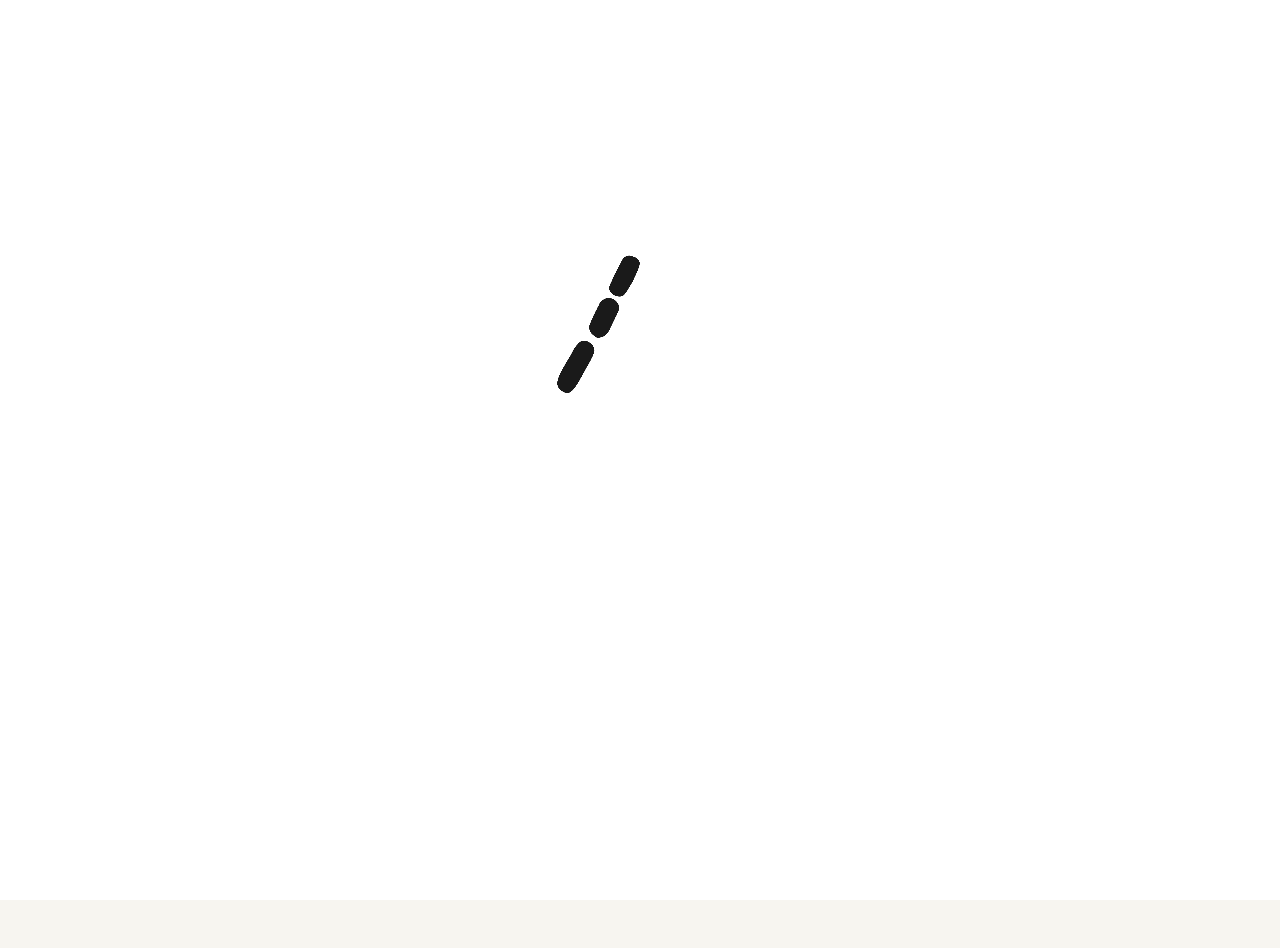
<file: index.html>
<!doctype html>
<html lang="ja">
<head>
  <meta charset="utf-8">
  <meta name="viewport" content="width=device-width, initial-scale=1">
  <title>Top | 新江戸染 丸久商店</title>
  <meta name="description" content="東京・日本橋の注染テキスタイルメーカー。">
  <link rel="icon" href="images/logo_mark.png">
  <link rel="preconnect" href="https://fonts.googleapis.com">
  <link rel="preconnect" href="https://fonts.gstatic.com" crossorigin>
  <link href="https://fonts.googleapis.com/css2?family=Cormorant+Garamond:ital,wght@0,300;0,400;1,300;1,400&display=swap" rel="stylesheet">
  <link rel="stylesheet" href="style.css">
</head>
<body class="is-loading home-page">

<!-- SVG ink-bleed filters -->
<svg width="0" height="0" style="position:absolute;pointer-events:none" aria-hidden="true">
  <defs>
    <filter id="ink-bleed-heavy" x="-25%" y="-25%" width="150%" height="150%" color-interpolation-filters="sRGB">
      <feTurbulence type="fractalNoise" baseFrequency="0.022 0.028" numOctaves="4" seed="5" result="noise"/>
      <feDisplacementMap in="SourceGraphic" in2="noise" scale="18" xChannelSelector="R" yChannelSelector="G" result="disp"/>
      <feGaussianBlur in="disp" stdDeviation="4" result="blur"/>
      <feComposite in="blur" in2="SourceGraphic" operator="over"/>
    </filter>
    <filter id="ink-bleed-light" x="-12%" y="-12%" width="124%" height="124%" color-interpolation-filters="sRGB">
      <feTurbulence type="fractalNoise" baseFrequency="0.03 0.038" numOctaves="3" seed="9" result="noise"/>
      <feDisplacementMap in="SourceGraphic" in2="noise" scale="7" xChannelSelector="R" yChannelSelector="G" result="disp"/>
      <feGaussianBlur in="disp" stdDeviation="1.4" result="blur"/>
      <feComposite in="blur" in2="SourceGraphic" operator="over"/>
    </filter>
  </defs>
</svg>

<div id="loader" class="loader" aria-label="Loading">
  <div class="loader-inner">
    <div class="loader-mark-stage" id="loaderMarkStage">
      <img id="loaderMark" class="loader-mark" src="images/logo_mark.png" alt="">
    </div>
    <img id="loaderShinedozome" class="loader-brush loader-shinedozome" src="images/brush_shinedozome.png" alt="新江戸染">
    <img id="loaderMarukyu"     class="loader-brush loader-marukyu"     src="images/brush_marukyu.png"    alt="丸久商店">
    <div id="loaderYear" class="loader-year">1899</div>
  </div>
</div>

<header class="site-header">
<div class="brand-group">
  <a class="brand" href="index.html" aria-label="新江戸染 丸久商店">
    <img class="brand-mark" src="images/logo_mark.png" alt="丸紋">
  </a>
  <button class="lang-switch" id="langSwitch" aria-label="言語切替">
    <span class="lang-current">JP</span>
    <span class="lang-switch-sep">/</span>
    <span class="lang-other">EN</span>
  </button>
</div>
  <nav class="nav" aria-label="Main navigation">
    <a href="about.html">About</a>
    <a href="works.html">Works</a>
    <a href="order.html">Order</a>
    <a href="contact.html">Contact</a>
  </nav>
</header>

<a class="store-float" href="https://shinedozome.stores.jp" target="_blank" rel="noopener" aria-label="Online Store"><svg xmlns="http://www.w3.org/2000/svg" width="24" height="24" viewBox="0 0 24 24" fill="none" stroke="currentColor" stroke-width="2" stroke-linecap="round" stroke-linejoin="round"><path d="M6 2 3 6v14a2 2 0 0 0 2 2h14a2 2 0 0 0 2-2V6l-3-4z"/><line x1="3" y1="6" x2="21" y2="6"/><path d="M16 10a4 4 0 0 1-8 0"/></svg></a>
<a class="instagram-float" href="https://www.instagram.com/shinedozome/" target="_blank" rel="noopener" aria-label="Instagram"><svg xmlns="http://www.w3.org/2000/svg" width="24" height="24" viewBox="0 0 24 24" fill="none" stroke="currentColor" stroke-width="2" stroke-linecap="round" stroke-linejoin="round"><rect x="2" y="2" width="20" height="20" rx="5" ry="5"/><path d="M16 11.37A4 4 0 1 1 12.63 8 4 4 0 0 1 16 11.37z"/><line x1="17.5" y1="6.5" x2="17.51" y2="6.5"/></svg></a>
<div class="brand-footer">
  <p>SHINEDOZOME<br>MARUKYU SHOTEN</p>
</div>

<main class="home">
  <section class="hero-slider" aria-label="Top visuals">

    <!--
      ── HERO MEDIA ──────────────────────────────────────────
      現在は画像スライダー(script.js の HERO_DATA からJSで生成)。
      動画に差し替える場合は下の .hero-slides ブロックを削除し、
      <video> ブロックのコメントを解除してください。

      動画差し替え手順：
      1. video_top_hero.mp4（圧縮済み・1080p推奨）を images/ に配置
      2. 下の .hero-slides ブロックを削除
      3. <video> ブロックのコメントを解除
      4. script.js の Hero関連処理（HERO_DATA / setupHeroImages 等）は不要になるため削除可

      <div class="hero-media hero-media--video">
        <video class="hero-video" autoplay muted loop playsinline>
          <source src="images/video_top_hero.mp4" type="video/mp4">
        </video>
      </div>
      ────────────────────────────────────────────────────── -->

    <!-- Hero画像は script.js 内の HERO_DATA 配列から動的に生成されます -->
    <div class="hero-slides" id="heroSlides"></div>

    <div class="hero-nav">
      <button type="button" class="hero-nav-btn hero-nav-prev" aria-label="前のスライド">‹</button>
      <button type="button" class="hero-nav-btn hero-nav-next" aria-label="次のスライド">›</button>
    </div>

    <!-- Index左下の静かなトピック置き場。ニュース欄ではなく、丸久の「今」を伝える場所。
         見出し・日付・強調バッジは付けない。1〜3件程度を目安に、増減してもレイアウトは崩れない。 -->
    <nav class="hero-topics" aria-label="Topics">
      <a href="#">Maison&amp;Objet 2027</a>
      <a href="recruit.html">Join us</a>
    </nav>
  </section>
</main>

<script src="js/marukyu-loader.js"></script>
<script src="script.js"></script>
</body>
</html>
</file>
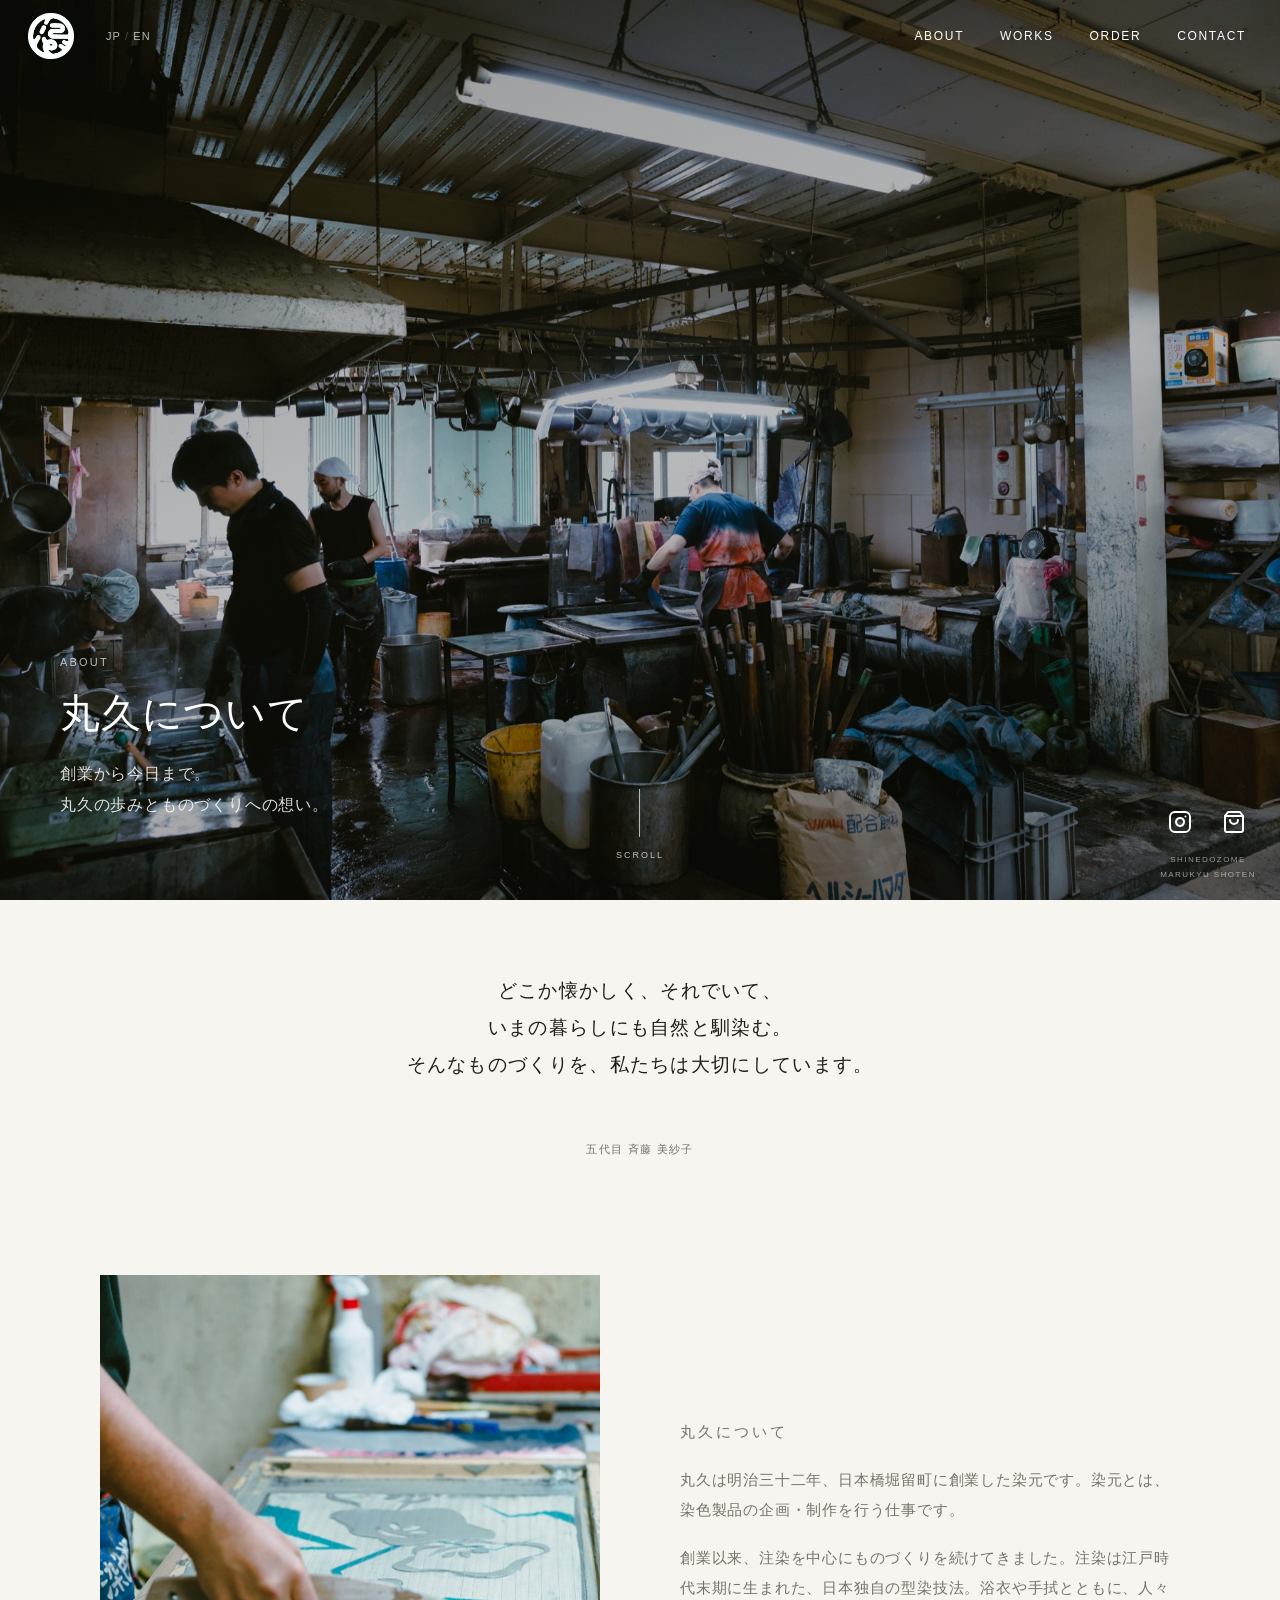
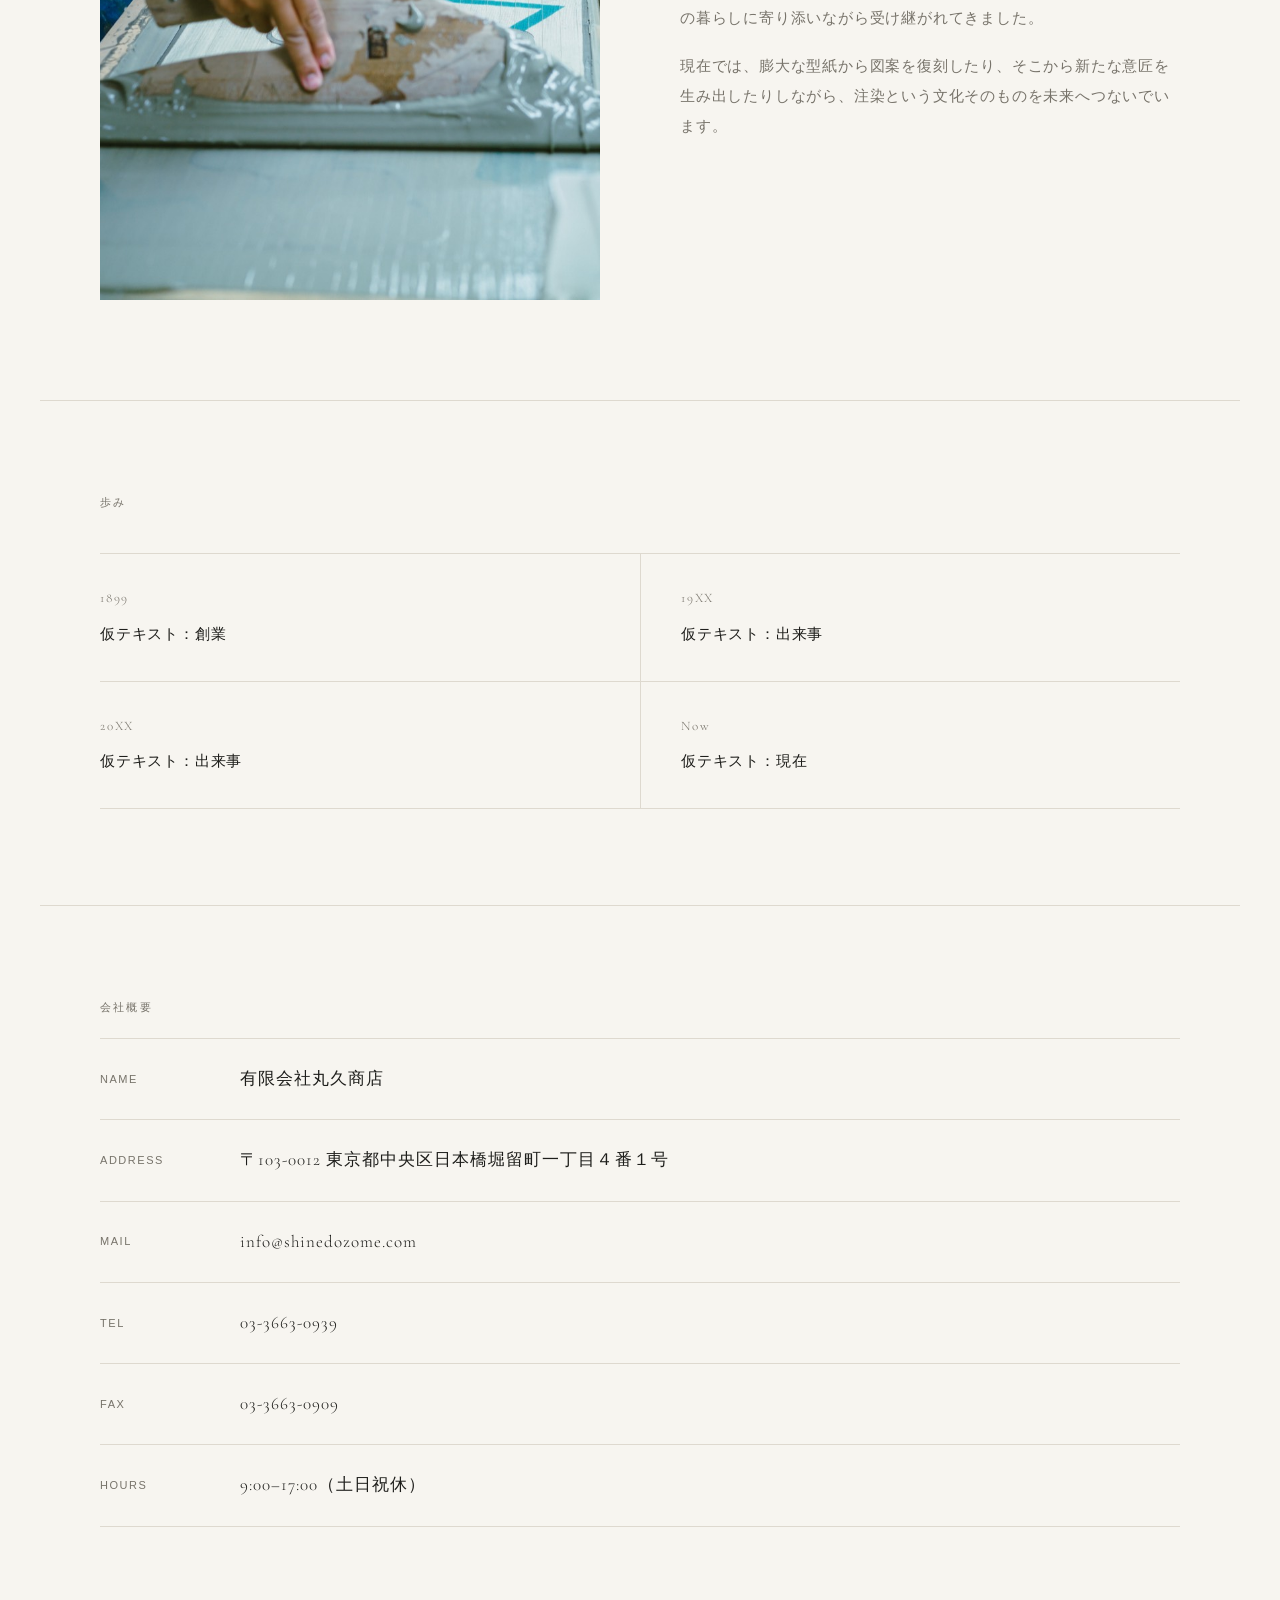
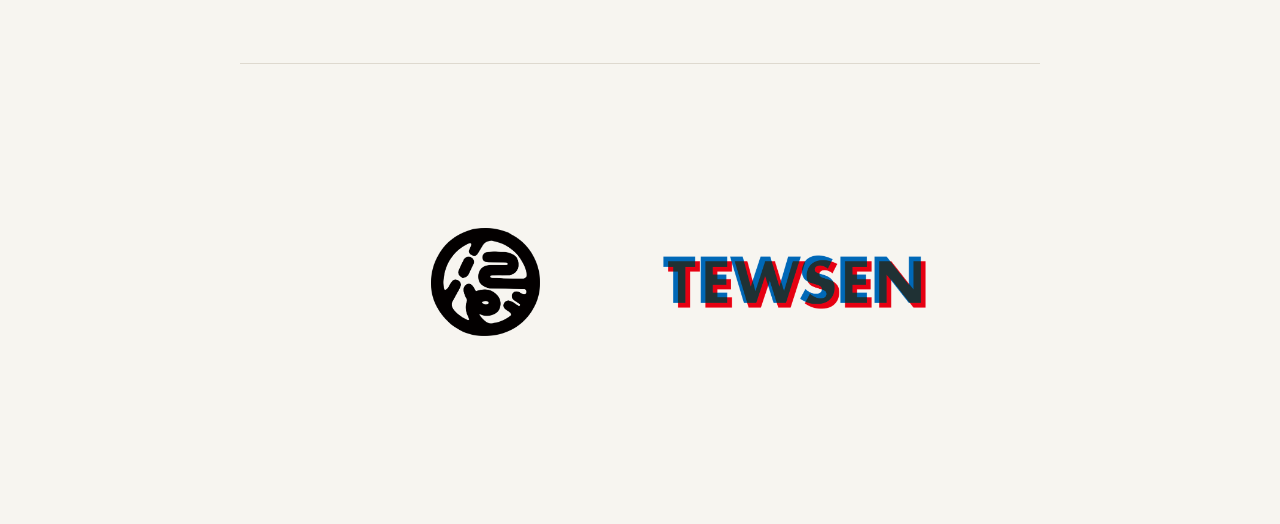
<file: about.html>
<!doctype html>
<html lang="ja">
<head>
  <meta charset="utf-8"><meta name="viewport" content="width=device-width, initial-scale=1">
  <title>About | 新江戸染 丸久商店</title>
  <meta name="description" content="東京・日本橋の注染テキスタイルメーカー、丸久商店について。">
  <link rel="icon" href="images/logo_mark.png">
  <link rel="preconnect" href="https://fonts.googleapis.com">
  <link rel="preconnect" href="https://fonts.gstatic.com" crossorigin>
  <link href="https://fonts.googleapis.com/css2?family=Cormorant+Garamond:ital,wght@0,300;0,400;1,300;1,400&display=swap" rel="stylesheet">
  <link rel="stylesheet" href="style.css">
</head>
<body>
<header class="site-header">
  <div class="brand-group">
    <a class="brand" href="index.html" aria-label="新江戸染 丸久商店"><img class="brand-mark" src="images/logo_mark.png" alt="丸紋"></a>
    <button class="lang-switch" id="langSwitch" aria-label="言語切替"><span class="lang-current">JP</span><span class="lang-switch-sep">/</span><span class="lang-other">EN</span></button>
  </div>
  <nav class="nav">
    <a href="about.html">About</a><a href="works.html">Works</a><a href="order.html">Order</a><a href="contact.html">Contact</a>
  </nav>
</header>
<a class="store-float" href="https://shinedozome.stores.jp" target="_blank" rel="noopener" aria-label="Online Store"><svg xmlns="http://www.w3.org/2000/svg" width="24" height="24" viewBox="0 0 24 24" fill="none" stroke="currentColor" stroke-width="2" stroke-linecap="round" stroke-linejoin="round"><path d="M6 2 3 6v14a2 2 0 0 0 2 2h14a2 2 0 0 0 2-2V6l-3-4z"/><line x1="3" y1="6" x2="21" y2="6"/><path d="M16 10a4 4 0 0 1-8 0"/></svg></a>
<a class="instagram-float" href="https://www.instagram.com/shinedozome/" target="_blank" rel="noopener" aria-label="Instagram"><svg xmlns="http://www.w3.org/2000/svg" width="24" height="24" viewBox="0 0 24 24" fill="none" stroke="currentColor" stroke-width="2" stroke-linecap="round" stroke-linejoin="round"><rect x="2" y="2" width="20" height="20" rx="5" ry="5"/><path d="M16 11.37A4 4 0 1 1 12.63 8 4 4 0 0 1 16 11.37z"/><line x1="17.5" y1="6.5" x2="17.51" y2="6.5"/></svg></a>
<div class="brand-footer">
  <p>SHINEDOZOME<br>MARUKYU SHOTEN</p>
</div>

<main>

  <!-- ①Hero -->
  <section class="page-hero-full">
    <img class="page-hero-img" src="images/image_about_hero.jpg" alt="染め場の様子">
    <div class="page-hero-text">
      <p class="page-label">About</p>
      <h1 class="ja">丸久について</h1>
      <h1 class="en">About</h1>
      <p class="hero-subtitle ja">創業から今日まで。<br>丸久の歩みとものづくりへの想い。</p>
      <p class="hero-subtitle en">From our founding to today.<br>The story of Marukyu and our approach to making.</p>
    </div>
    <div class="scroll-indicator">
      <span class="scroll-line"></span>
      <span class="scroll-text">SCROLL</span>
    </div>
  </section>

  <!-- ②Philosophy（会社の思想として。代表個人の紹介ではない） -->
  <section class="about-philosophy-section fade-in">
    <p class="about-philosophy-text ja">どこか懐かしく、それでいて、<br>いまの暮らしにも自然と馴染む。<br>そんなものづくりを、私たちは大切にしています。</p>
    <p class="about-philosophy-text en">Something quietly nostalgic, yet at home<br>in everyday life today.<br>That is the kind of making we hold onto.</p>
    <p class="about-philosophy-signature">五代目 斉藤 美紗子</p>
  </section>

  <!-- ③丸久について -->
  <section class="about-split fade-in">
    <div class="about-split-img">
      <img src="images/image_about_craft.jpg" alt="染め場での作業風景">
    </div>
    <div class="about-split-text">
      <p class="page-label ja">丸久について</p>
      <p class="page-label en">Our Story</p>
      <p class="ja">丸久は明治三十二年、日本橋堀留町に創業した染元です。染元とは、染色製品の企画・制作を行う仕事です。</p>
      <p class="ja">創業以来、注染を中心にものづくりを続けてきました。注染は江戸時代末期に生まれた、日本独自の型染技法。浴衣や手拭とともに、人々の暮らしに寄り添いながら受け継がれてきました。</p>
      <p class="ja">現在では、膨大な型紙から図案を復刻したり、そこから新たな意匠を生み出したりしながら、注染という文化そのものを未来へつないでいます。</p>
      <p class="en">Marukyu was founded in 1899 in Horidomecho, Nihonbashi, as a someimoto — a maker that plans and produces dyed textiles.</p>
      <p class="en">Since then, our work has centered on chusen, a stencil-dyeing technique born in the late Edo period and carried forward through yukata and tenugui.</p>
      <p class="en">Today we draw on a vast archive of stencils, reviving old patterns and creating new ones — carrying the culture of chusen itself into the future.</p>
    </div>
  </section>

  <!-- 歩み（仮置き。内容未確定） -->
  <section class="about-timeline-section fade-in">
    <p class="page-label ja">歩み</p>
    <p class="page-label en">History</p>
    <dl class="about-timeline">
      <div class="about-timeline-item">
        <dt>1899</dt>
        <dd class="ja">仮テキスト：創業</dd>
        <dd class="en">Placeholder: Founded</dd>
      </div>
      <div class="about-timeline-item">
        <dt>19XX</dt>
        <dd class="ja">仮テキスト：出来事</dd>
        <dd class="en">Placeholder: Milestone</dd>
      </div>
      <div class="about-timeline-item">
        <dt>20XX</dt>
        <dd class="ja">仮テキスト：出来事</dd>
        <dd class="en">Placeholder: Milestone</dd>
      </div>
      <div class="about-timeline-item">
        <dt>Now</dt>
        <dd class="ja">仮テキスト：現在</dd>
        <dd class="en">Placeholder: Present</dd>
      </div>
    </dl>
  </section>

  <!-- ④Company -->
  <section class="about-info-section fade-in">
    <p class="page-label ja">会社概要</p>
    <p class="page-label en">Company Info</p>
    <dl class="spec-list">
      <dt>Name</dt>
      <dd class="ja">有限会社丸久商店</dd>
      <dd class="en">Marukyu Shoten Co., Ltd.</dd>
      <dt>Address</dt>
      <dd>
        <a href="https://maps.google.com/?q=東京都中央区日本橋堀留町1-4-1" target="_blank" rel="noopener">
          <span class="ja">〒103-0012 東京都中央区日本橋堀留町一丁目４番１号</span>
          <span class="en">1-4-1 Horidomecho, Nihonbashi, Chuo-ku, Tokyo</span>
        </a>
      </dd>
      <dt>Mail</dt>
      <dd><a href="mailto:info@shinedozome.com">info@shinedozome.com</a></dd>
      <dt>Tel</dt>
      <dd>03-3663-0939</dd>
      <dt>Fax</dt>
      <dd>03-3663-0909</dd>
      <dt>Hours</dt>
      <dd><span class="ja">9:00–17:00（土日祝休）</span><span class="en">9:00–17:00 (Closed Sat, Sun & Holidays)</span></dd>
    </dl>
  </section>

  <!-- ⑤Brand / TEWSENへの導線 -->
  <section class="about-brand-section fade-in">
    <div class="about-brand-logos">
      <div class="about-brand-logo">
        <a href="https://www.instagram.com/shinedozome/" target="_blank" rel="noopener" aria-label="新江戸染 Instagram"><img src="images/logo_mark.png" alt="新江戸染"></a>
      </div>
      <div class="about-brand-logo">
        <a href="https://www.instagram.com/tewsen/" target="_blank" rel="noopener" aria-label="TEWSEN"><img src="images/logo_tewsen.png" alt="TEWSEN"></a>
      </div>
    </div>
  </section>

</main>
<script src="script.js"></script>
</body>
</html>
</file>
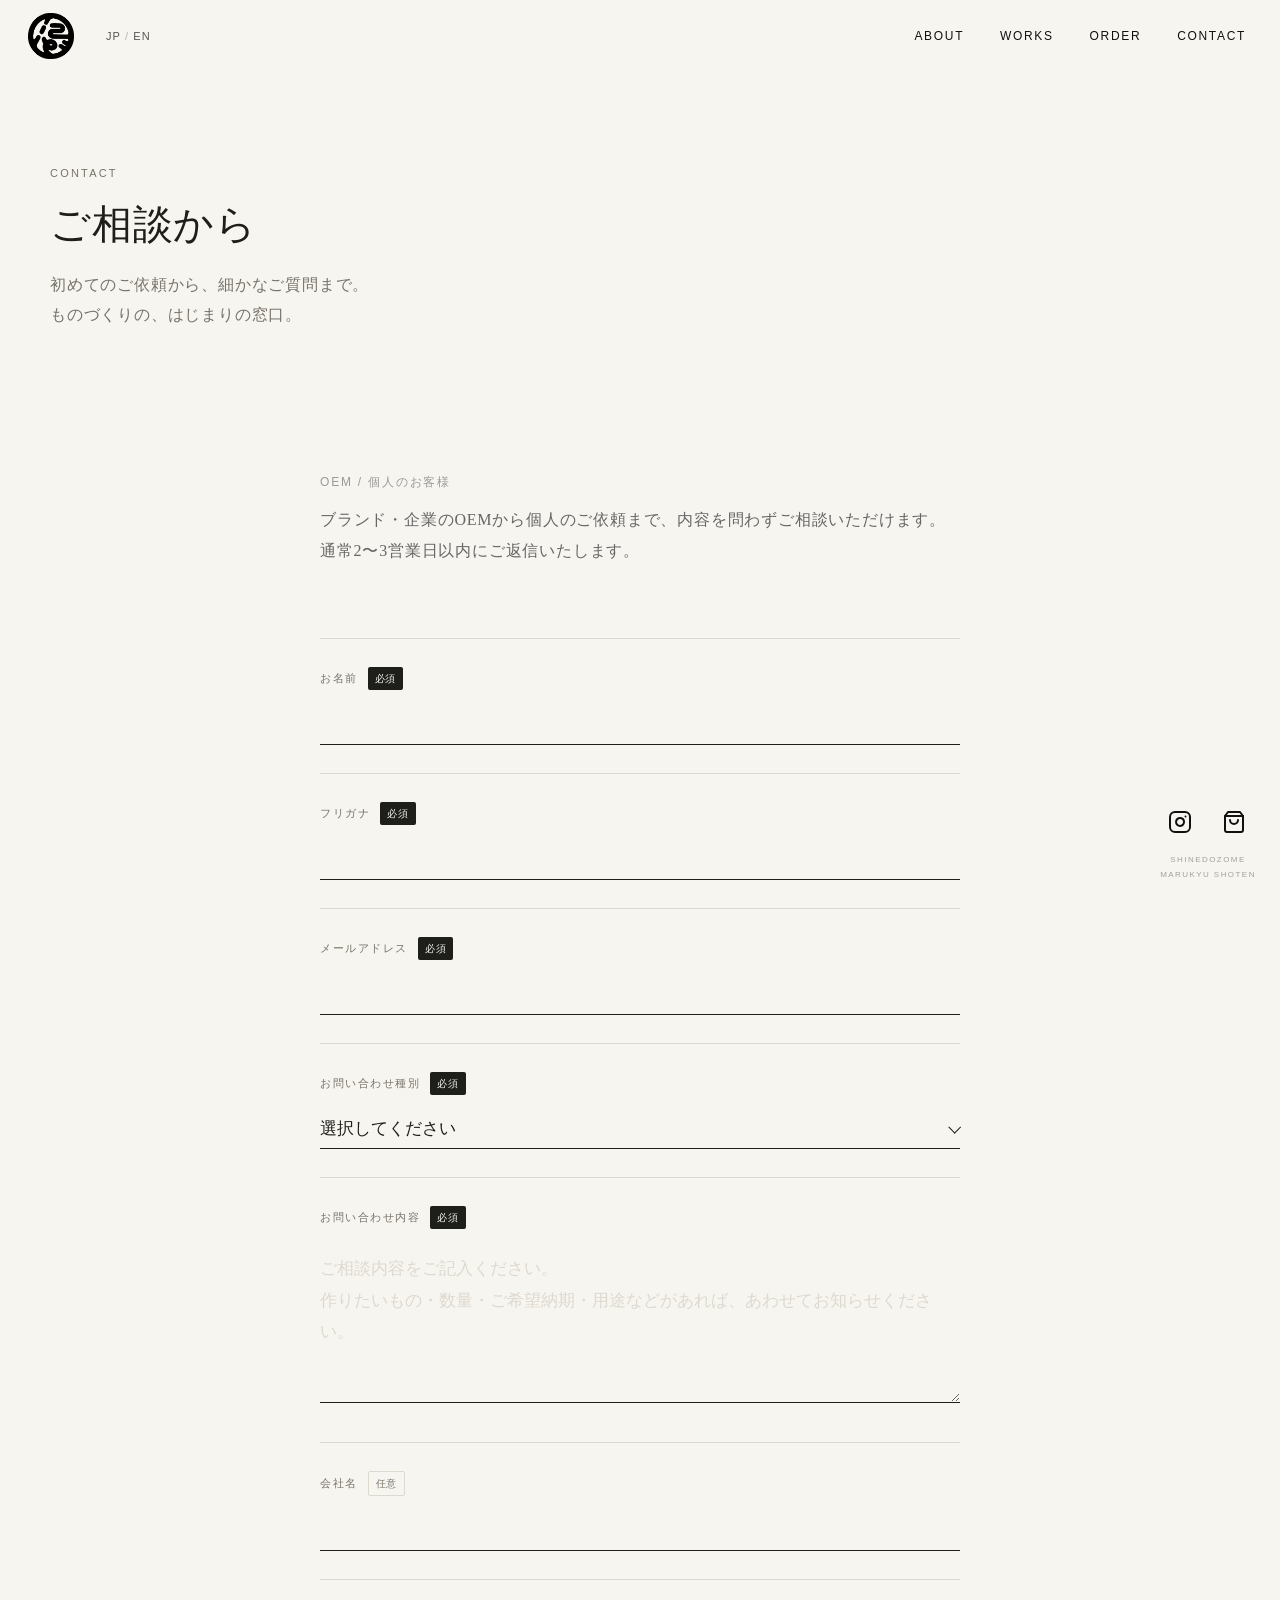
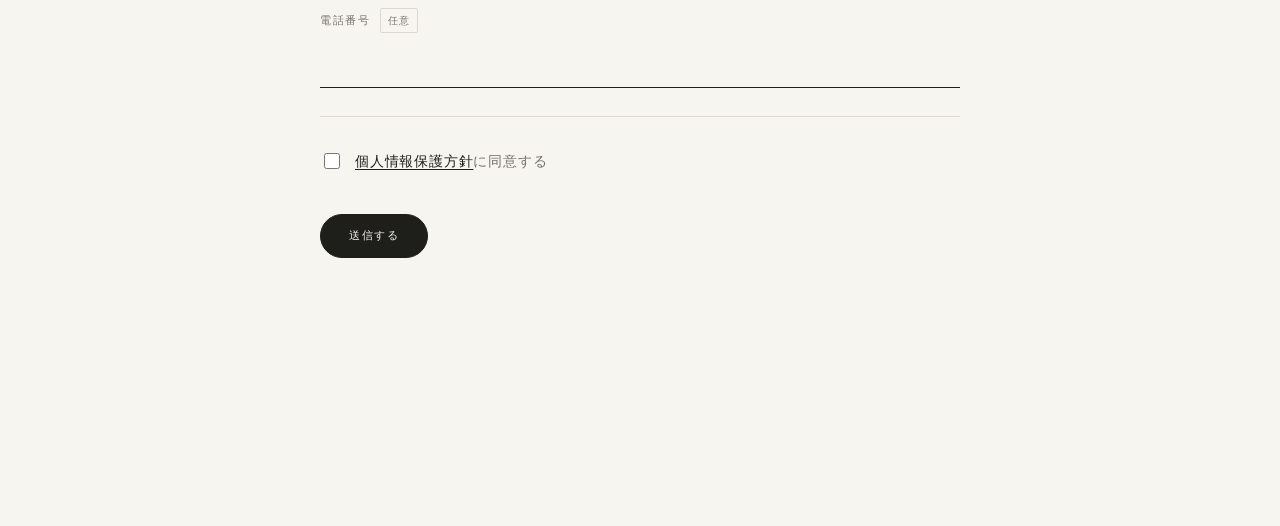
<file: contact.html>
<!doctype html>
<html lang="ja">
<head>
  <meta charset="utf-8"><meta name="viewport" content="width=device-width, initial-scale=1">
  <title>Contact | 新江戸染 丸久商店</title>
  <link rel="icon" href="images/logo_mark.png">
  <link rel="preconnect" href="https://fonts.googleapis.com">
  <link rel="preconnect" href="https://fonts.gstatic.com" crossorigin>
  <link href="https://fonts.googleapis.com/css2?family=Cormorant+Garamond:ital,wght@0,300;0,400;1,300;1,400&display=swap" rel="stylesheet">
  <link rel="stylesheet" href="style.css">
</head>
<body class="no-hero">
<header class="site-header">
  <div class="brand-group">
    <a class="brand" href="index.html" aria-label="新江戸染 丸久商店"><img class="brand-mark" src="images/logo_mark.png" alt="丸紋"></a>
    <button class="lang-switch" id="langSwitch" aria-label="言語切替"><span class="lang-current">JP</span><span class="lang-switch-sep">/</span><span class="lang-other">EN</span></button>
  </div>
  <nav class="nav">
    <a href="about.html">About</a><a href="works.html">Works</a><a href="order.html">Order</a><a href="contact.html">Contact</a>
  </nav>
</header>
<a class="store-float" href="https://shinedozome.stores.jp" target="_blank" rel="noopener" aria-label="Online Store"><svg xmlns="http://www.w3.org/2000/svg" width="24" height="24" viewBox="0 0 24 24" fill="none" stroke="currentColor" stroke-width="2" stroke-linecap="round" stroke-linejoin="round"><path d="M6 2 3 6v14a2 2 0 0 0 2 2h14a2 2 0 0 0 2-2V6l-3-4z"/><line x1="3" y1="6" x2="21" y2="6"/><path d="M16 10a4 4 0 0 1-8 0"/></svg></a>
<a class="instagram-float" href="https://www.instagram.com/shinedozome/" target="_blank" rel="noopener" aria-label="Instagram"><svg xmlns="http://www.w3.org/2000/svg" width="24" height="24" viewBox="0 0 24 24" fill="none" stroke="currentColor" stroke-width="2" stroke-linecap="round" stroke-linejoin="round"><rect x="2" y="2" width="20" height="20" rx="5" ry="5"/><path d="M16 11.37A4 4 0 1 1 12.63 8 4 4 0 0 1 16 11.37z"/><line x1="17.5" y1="6.5" x2="17.51" y2="6.5"/></svg></a>
<div class="brand-footer">
  <p>SHINEDOZOME<br>MARUKYU SHOTEN</p>
</div>

<main class="page">
  <section class="page-hero">
    <p class="page-label">Contact</p>
    <h1 class="ja">ご相談から</h1>
    <h1 class="en">Let's Talk</h1>
    <p class="hero-subtitle ja">初めてのご依頼から、細かなご質問まで。<br>ものづくりの、はじまりの窓口。</p>
    <p class="hero-subtitle en">From your first inquiry to the smallest question.<br>The starting point for making something together.</p>
  </section>

  <section class="contact-section">
    <p class="section-label ja">OEM / 個人のお客様</p>
    <p class="section-label en">OEM / Individual Inquiries</p>
    <p class="contact-intro ja">ブランド・企業のOEMから個人のご依頼まで、内容を問わずご相談いただけます。<br>通常2〜3営業日以内にご返信いたします。</p>
    <p class="contact-intro en">From brand and corporate OEM to individual requests, we welcome any kind of inquiry.<br>We typically reply within 2–3 business days.</p>

    <form class="contact-form" id="contactForm" action="https://formsubmit.co/contact@shinedozome.com" method="POST" novalidate>
      <input type="hidden" name="_subject" value="【丸久商店】お問い合わせ">
      <input type="hidden" name="_next" value="thanks.html">
      <input type="hidden" name="_captcha" value="false">

      <div class="form-field">
        <label class="form-label" for="name">
          <span class="ja">お名前</span><span class="en">Name</span>
          <span class="form-badge required-badge ja">必須</span>
          <span class="form-badge required-badge en">Required</span>
        </label>
        <input class="form-input" type="text" id="name" name="name" required autocomplete="name">
      </div>

      <div class="form-field ja">
        <label class="form-label" for="kana">
          <span class="ja">フリガナ</span><span class="en">Furigana</span>
          <span class="form-badge required-badge">必須</span>
        </label>
        <input class="form-input" type="text" id="kana" name="kana" required>
      </div>

      <div class="form-field">
        <label class="form-label" for="email">
          <span class="ja">メールアドレス</span><span class="en">Email</span>
          <span class="form-badge required-badge ja">必須</span>
          <span class="form-badge required-badge en">Required</span>
        </label>
        <input class="form-input" type="email" id="email" name="email" required autocomplete="email">
      </div>

      <div class="form-field">
        <label class="form-label" for="category">
          <span class="ja">お問い合わせ種別</span><span class="en">Category</span>
          <span class="form-badge required-badge ja">必須</span>
          <span class="form-badge required-badge en">Required</span>
        </label>
        <div class="select-wrap">
          <select class="form-input form-select" id="category" name="category" required>
            <option value="" disabled selected>選択してください</option>
            <option value="制作のご相談">制作のご相談</option>
            <option value="商品について">商品について</option>
            <option value="採用について">採用について</option>
            <option value="その他">その他</option>
          </select>
        </div>
      </div>

      <div class="form-field">
        <label class="form-label" for="message">
          <span class="ja">お問い合わせ内容</span><span class="en">Message</span>
          <span class="form-badge required-badge ja">必須</span>
          <span class="form-badge required-badge en">Required</span>
        </label>
        <textarea class="form-input form-textarea" id="message" name="message" required placeholder="ご相談内容をご記入ください。&#10;例）&#10;・作りたい商品&#10;・数量&#10;・ご希望納期&#10;・用途"></textarea>
      </div>

      <div class="form-field">
        <label class="form-label" for="company">
          <span class="ja">会社名</span><span class="en">Company</span>
          <span class="form-badge optional-badge ja">任意</span>
          <span class="form-badge optional-badge en">Optional</span>
        </label>
        <input class="form-input" type="text" id="company" name="company" autocomplete="organization">
      </div>

      <div class="form-field">
        <label class="form-label" for="tel">
          <span class="ja">電話番号</span><span class="en">Phone</span>
          <span class="form-badge optional-badge ja">任意</span>
          <span class="form-badge optional-badge en">Optional</span>
        </label>
        <input class="form-input" type="tel" id="tel" name="tel" autocomplete="tel">
      </div>

      <div class="form-field form-privacy">
        <label class="privacy-label">
          <input type="checkbox" id="privacy" name="privacy" required>
          <span class="ja"><a href="privacy.html?lang=ja">個人情報保護方針</a>に同意する</span>
          <span class="en"><a href="privacy.html?lang=en">Privacy Policy</a> agreement</span>
        </label>
      </div>

      <div class="form-submit">
        <button class="button primary" type="submit">
          <span class="ja">送信する</span>
          <span class="en">Send</span>
        </button>
      </div>
    </form>
  </section>
</main>


<script src="script.js"></script>
</body>
</html>
</file>
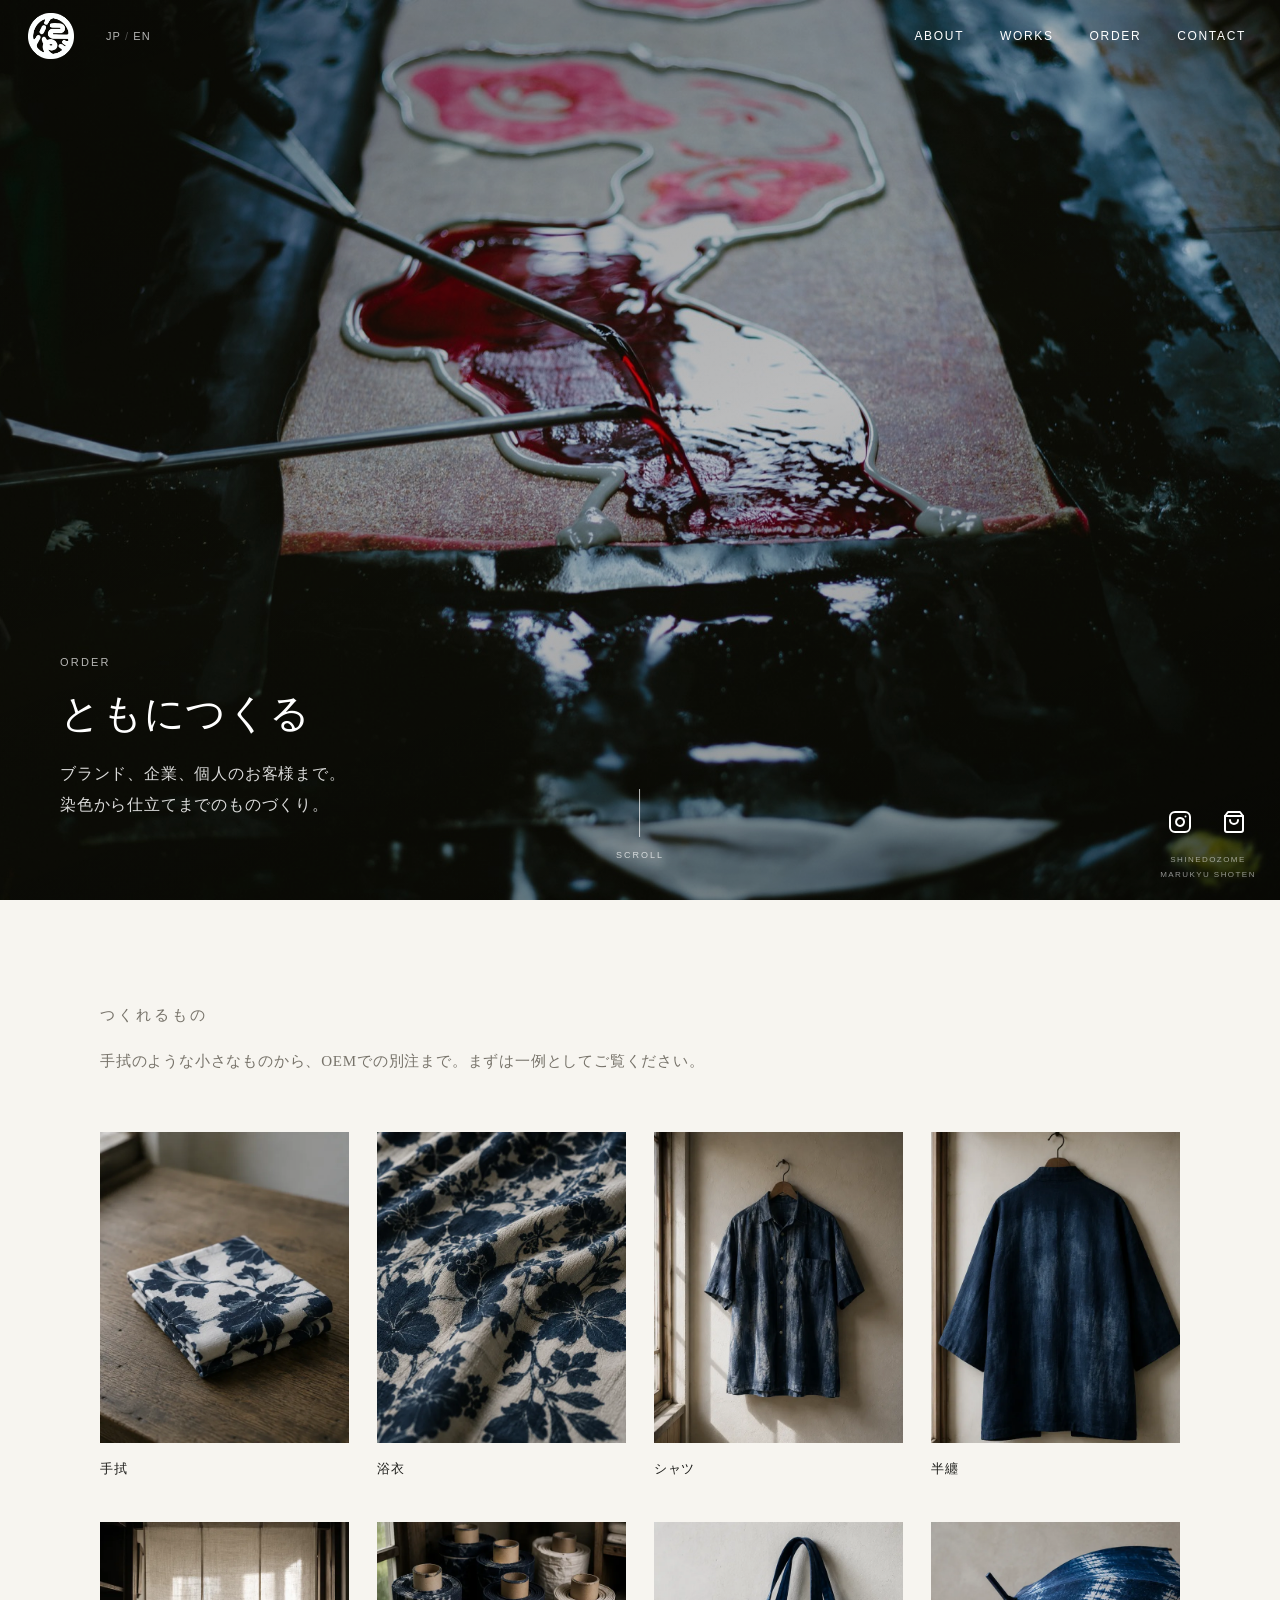
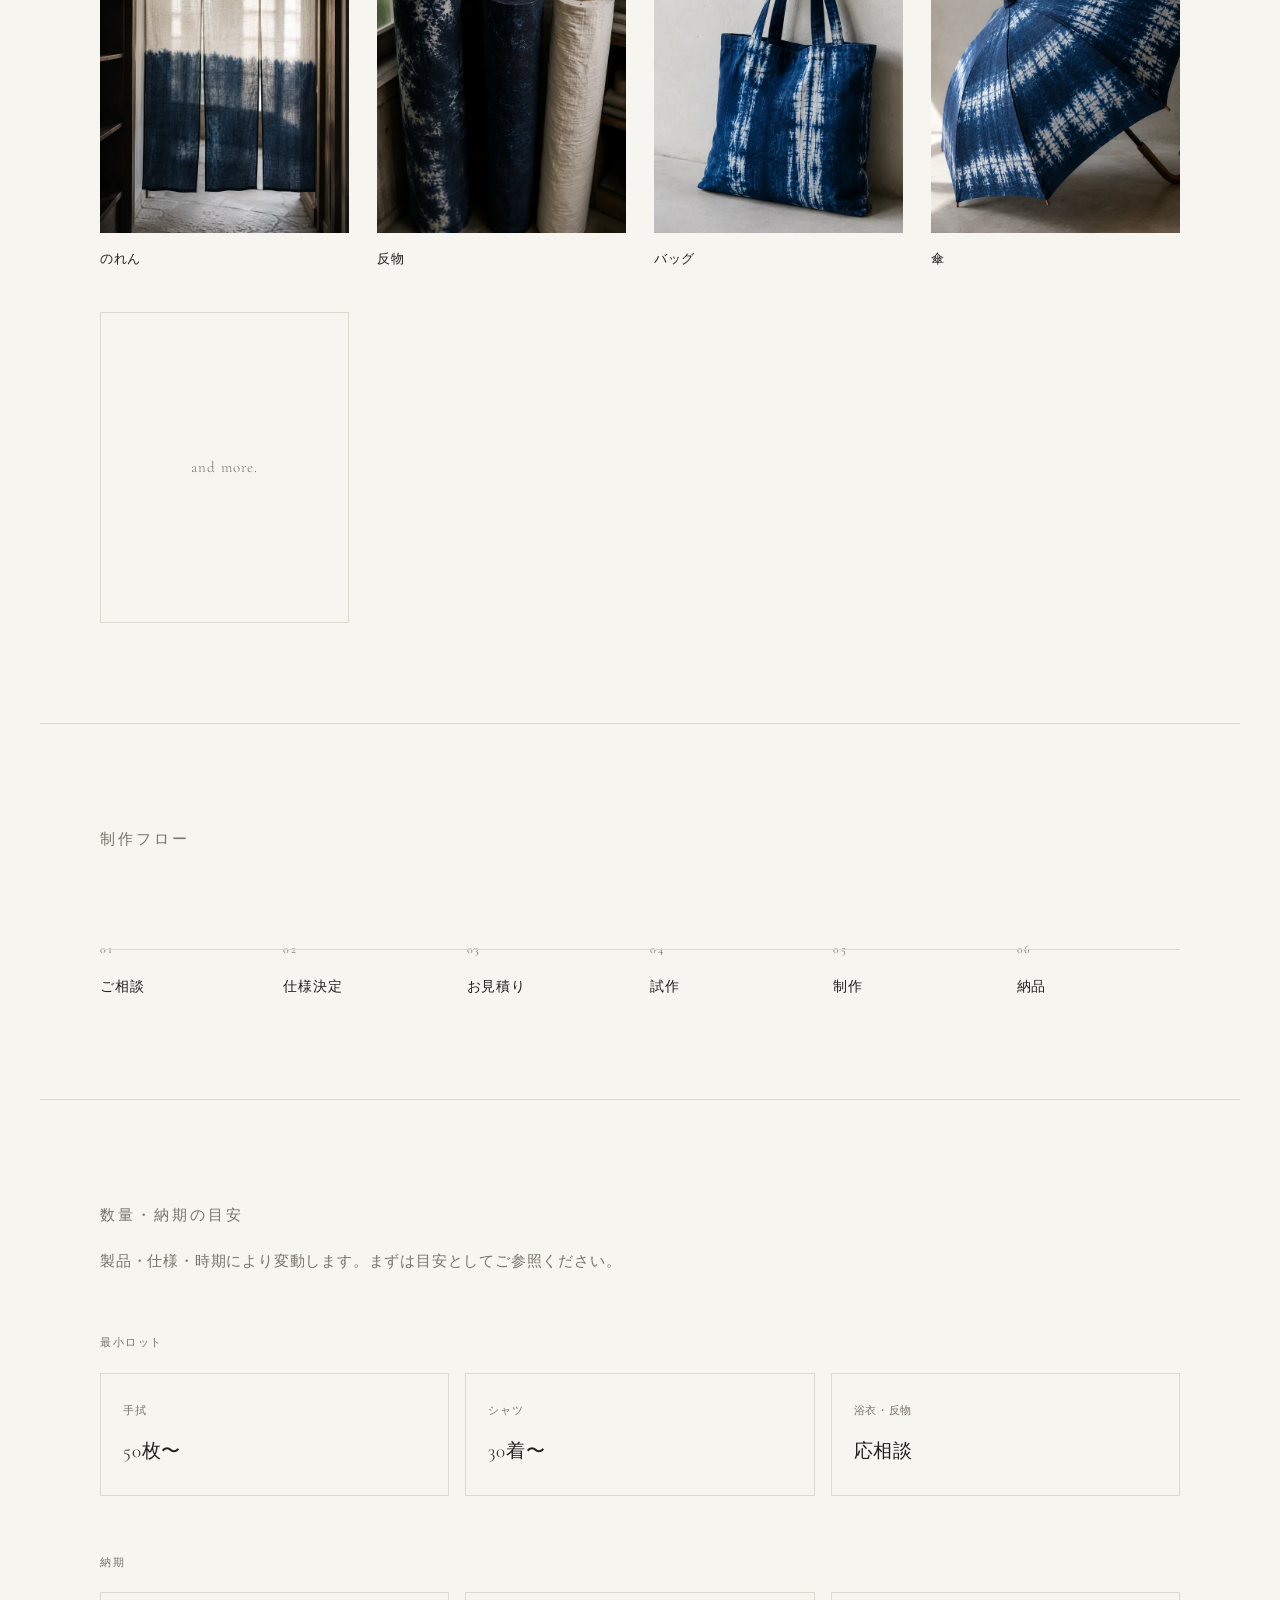
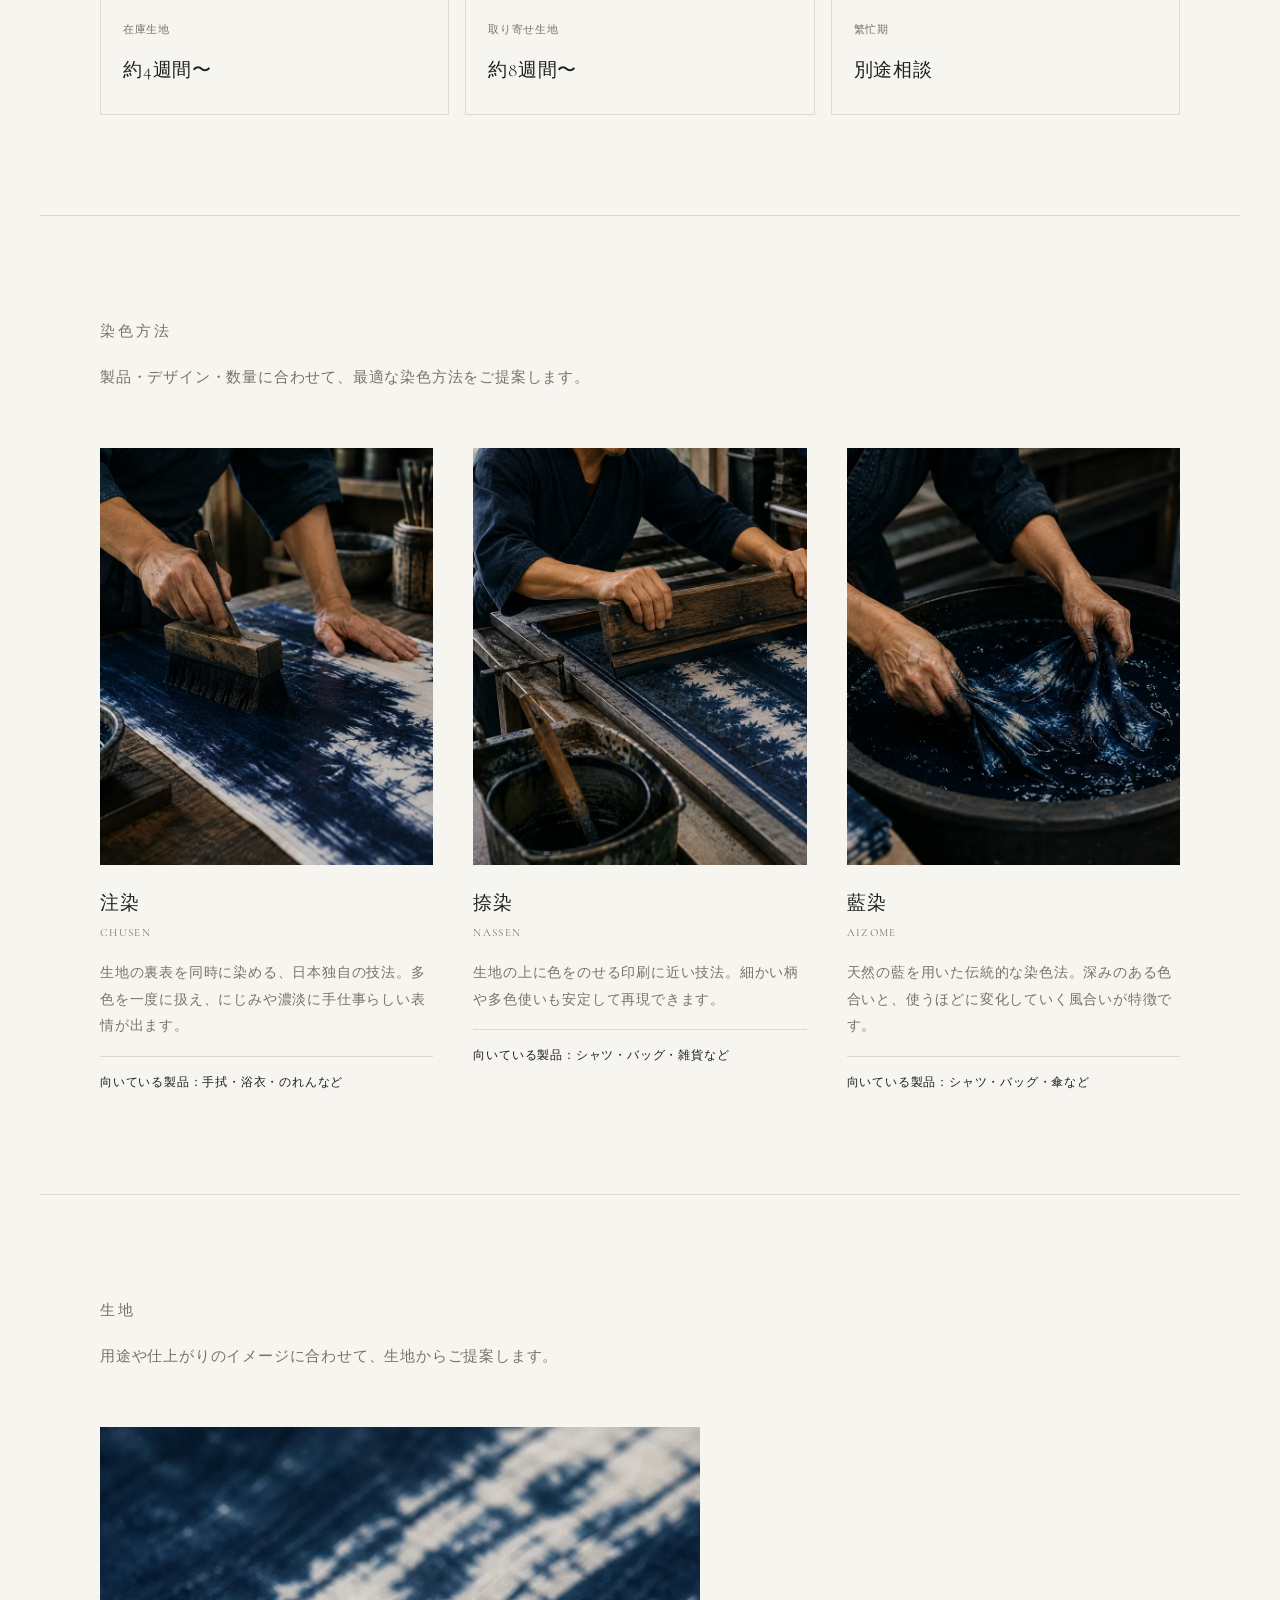
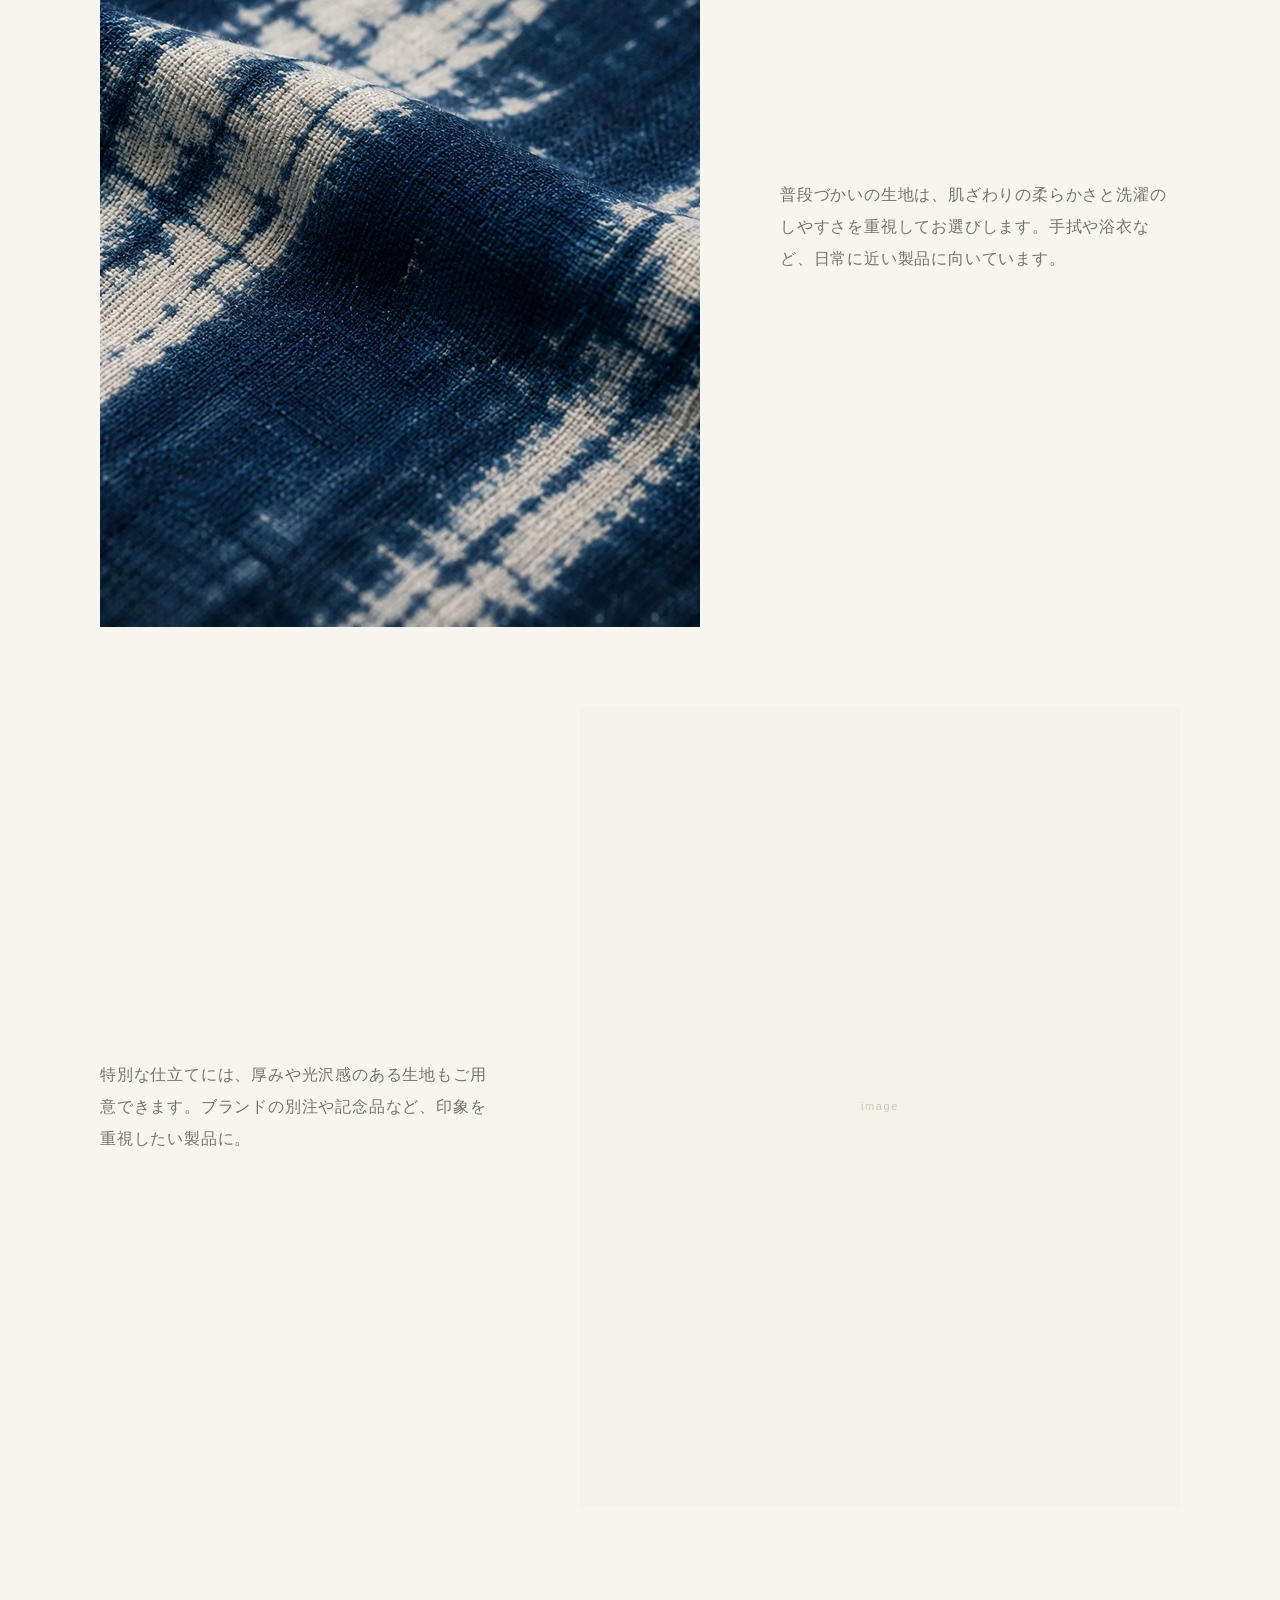
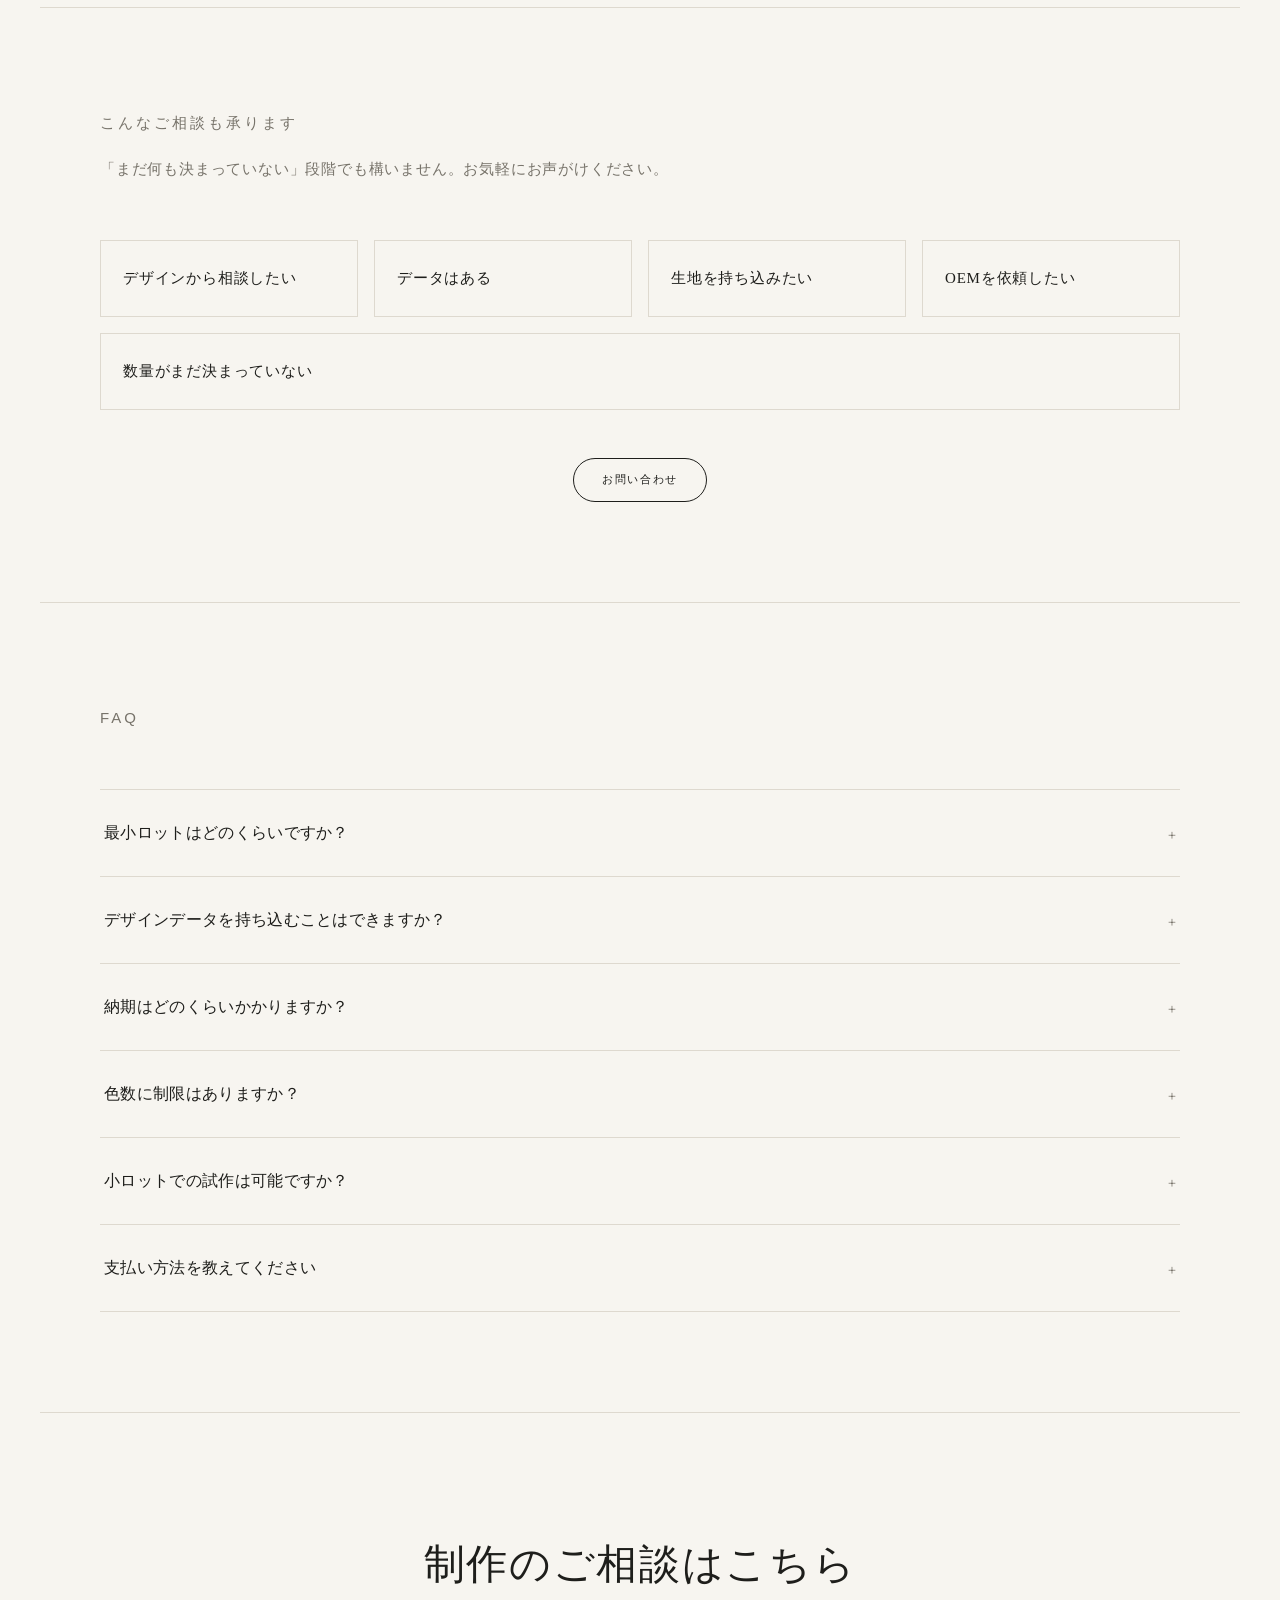
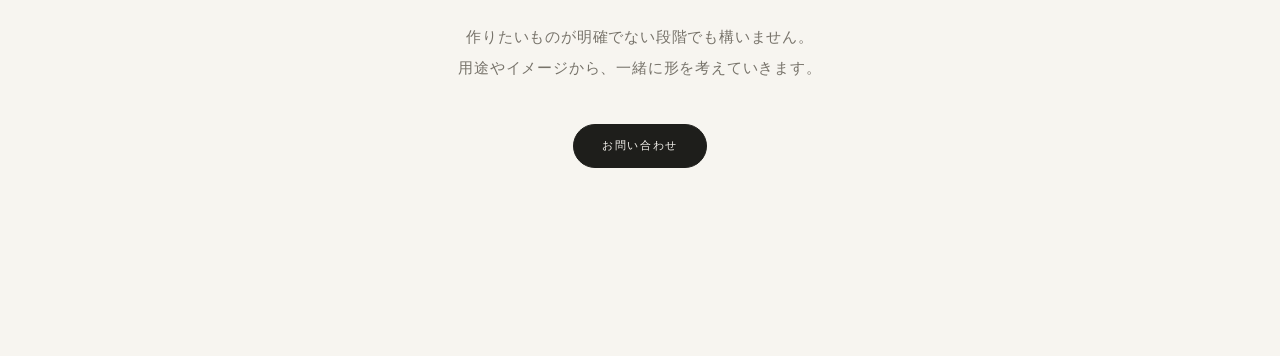
<file: order.html>
<!doctype html>
<html lang="ja">
<head>
  <meta charset="utf-8"><meta name="viewport" content="width=device-width, initial-scale=1">
  <title>Order | 新江戸染 丸久商店</title>
  <meta name="description" content="OEM・別注のご相談。つくれるもの、流れ、目安の数量と納期、染色方法や生地のご提案について。">
  <link rel="icon" href="images/logo_mark.png">
  <link rel="preconnect" href="https://fonts.googleapis.com">
  <link rel="preconnect" href="https://fonts.gstatic.com" crossorigin>
  <link href="https://fonts.googleapis.com/css2?family=Cormorant+Garamond:ital,wght@0,300;0,400;1,300;1,400&display=swap" rel="stylesheet">
  <link rel="stylesheet" href="style.css">
</head>
<body>
<header class="site-header">
  <div class="brand-group">
    <a class="brand" href="index.html" aria-label="新江戸染 丸久商店"><img class="brand-mark" src="images/logo_mark.png" alt="丸紋"></a>
    <button class="lang-switch" id="langSwitch" aria-label="言語切替"><span class="lang-current">JP</span><span class="lang-switch-sep">/</span><span class="lang-other">EN</span></button>
  </div>
  <nav class="nav">
    <a href="about.html">About</a><a href="works.html">Works</a><a href="order.html">Order</a><a href="contact.html">Contact</a>
  </nav>
</header>
<a class="store-float" href="https://shinedozome.stores.jp" target="_blank" rel="noopener" aria-label="Online Store"><svg xmlns="http://www.w3.org/2000/svg" width="24" height="24" viewBox="0 0 24 24" fill="none" stroke="currentColor" stroke-width="2" stroke-linecap="round" stroke-linejoin="round"><path d="M6 2 3 6v14a2 2 0 0 0 2 2h14a2 2 0 0 0 2-2V6l-3-4z"/><line x1="3" y1="6" x2="21" y2="6"/><path d="M16 10a4 4 0 0 1-8 0"/></svg></a>
<a class="instagram-float" href="https://www.instagram.com/shinedozome/" target="_blank" rel="noopener" aria-label="Instagram"><svg xmlns="http://www.w3.org/2000/svg" width="24" height="24" viewBox="0 0 24 24" fill="none" stroke="currentColor" stroke-width="2" stroke-linecap="round" stroke-linejoin="round"><rect x="2" y="2" width="20" height="20" rx="5" ry="5"/><path d="M16 11.37A4 4 0 1 1 12.63 8 4 4 0 0 1 16 11.37z"/><line x1="17.5" y1="6.5" x2="17.51" y2="6.5"/></svg></a>
<div class="brand-footer">
  <p>SHINEDOZOME<br>MARUKYU SHOTEN</p>
</div>

<main>

  <!-- Hero（現状維持） -->
  <section class="page-hero-full">
    <img class="page-hero-img" src="images/image_order_hero.jpg" alt="">
    <div class="page-hero-text">
      <p class="page-label">Order</p>
      <h1 class="ja">ともにつくる</h1>
      <h1 class="en">Let's Create Together</h1>
      <p class="hero-subtitle ja">ブランド、企業、個人のお客様まで。<br>染色から仕立てまでのものづくり。</p>
      <p class="hero-subtitle en">For brands, companies, and individuals.<br>Every step, from dyeing to finishing.</p>
    </div>
    <div class="scroll-indicator">
      <span class="scroll-line"></span>
      <span class="scroll-text">SCROLL</span>
    </div>
  </section>

  <!-- 1. つくれるもの（Products） -->
  <section class="order-section-wrap fade-in">
    <div class="order-section-header">
      <p class="page-label ja">つくれるもの</p>
      <p class="page-label en">Products</p>
      <p class="ja">手拭のような小さなものから、OEMでの別注まで。まずは一例としてご覧ください。</p>
      <p class="en">From small items like tenugui to full OEM production — here are a few examples to start from.</p>
    </div>
    <div class="order-products-grid">
      <article class="order-product-item">
        <div class="order-product-img"><img src="images/order-products-placeholder-01.webp" alt="たたまれた手拭の一枚" width="640" height="800" loading="lazy"></div>
        <p class="order-product-label ja">手拭</p>
        <p class="order-product-label en">Tenugui</p>
      </article>
      <article class="order-product-item">
        <div class="order-product-img"><img src="images/order-products-placeholder-02.webp" alt="反物から仕立てた浴衣の柄" width="640" height="800" loading="lazy"></div>
        <p class="order-product-label ja">浴衣</p>
        <p class="order-product-label en">Yukata</p>
      </article>
      <article class="order-product-item">
        <div class="order-product-img"><img src="images/order-products-placeholder-03.webp" alt="染め生地を仕立てたシャツ" width="640" height="800" loading="lazy"></div>
        <p class="order-product-label ja">シャツ</p>
        <p class="order-product-label en">Shirt</p>
      </article>
      <article class="order-product-item">
        <div class="order-product-img"><img src="images/order-products-placeholder-04.webp" alt="背中に柄が入った半纏" width="640" height="800" loading="lazy"></div>
        <p class="order-product-label ja">半纏</p>
        <p class="order-product-label en">Hanten</p>
      </article>
      <article class="order-product-item">
        <div class="order-product-img"><img src="images/order-products-placeholder-05.webp" alt="店先にかかるのれん" width="640" height="800" loading="lazy"></div>
        <p class="order-product-label ja">のれん</p>
        <p class="order-product-label en">Noren</p>
      </article>
      <article class="order-product-item">
        <div class="order-product-img"><img src="images/order-products-placeholder-06.webp" alt="巻かれた反物の生地" width="640" height="800" loading="lazy"></div>
        <p class="order-product-label ja">反物</p>
        <p class="order-product-label en">Fabric Roll</p>
      </article>
      <article class="order-product-item">
        <div class="order-product-img"><img src="images/order-products-placeholder-07.webp" alt="染め生地を使ったバッグ" width="640" height="800" loading="lazy"></div>
        <p class="order-product-label ja">バッグ</p>
        <p class="order-product-label en">Bag</p>
      </article>
      <article class="order-product-item">
        <div class="order-product-img"><img src="images/order-products-placeholder-08.webp" alt="染め生地を張った傘" width="640" height="800" loading="lazy"></div>
        <p class="order-product-label ja">傘</p>
        <p class="order-product-label en">Umbrella</p>
      </article>
      <article class="order-product-item order-product-item--more">
        <div class="order-product-more">
          <span>and more.</span>
        </div>
      </article>
    </div>
  </section>

  <!-- 2. 制作フロー（Process） -->
  <section class="order-section-wrap fade-in">
    <div class="order-section-header">
      <p class="page-label ja">制作フロー</p>
      <p class="page-label en">Process</p>
    </div>
    <ol class="order-process-steps">
      <li class="order-process-step">
        <span class="order-process-num">01</span>
        <p class="order-process-label ja">ご相談</p>
        <p class="order-process-label en">Consultation</p>
      </li>
      <li class="order-process-step">
        <span class="order-process-num">02</span>
        <p class="order-process-label ja">仕様決定</p>
        <p class="order-process-label en">Specification</p>
      </li>
      <li class="order-process-step">
        <span class="order-process-num">03</span>
        <p class="order-process-label ja">お見積り</p>
        <p class="order-process-label en">Estimate</p>
      </li>
      <li class="order-process-step">
        <span class="order-process-num">04</span>
        <p class="order-process-label ja">試作</p>
        <p class="order-process-label en">Prototype</p>
      </li>
      <li class="order-process-step">
        <span class="order-process-num">05</span>
        <p class="order-process-label ja">制作</p>
        <p class="order-process-label en">Production</p>
      </li>
      <li class="order-process-step">
        <span class="order-process-num">06</span>
        <p class="order-process-label ja">納品</p>
        <p class="order-process-label en">Delivery</p>
      </li>
    </ol>
  </section>

  <!-- 3. 数量・納期の目安（MOQ & Lead Time） -->
  <section class="order-section-wrap fade-in">
    <div class="order-section-header">
      <p class="page-label ja">数量・納期の目安</p>
      <p class="page-label en">MOQ &amp; Lead Time</p>
      <p class="ja">製品・仕様・時期により変動します。まずは目安としてご参照ください。</p>
      <p class="en">Actual figures vary by product, specification, and season. Please use these as a rough guide.</p>
    </div>

    <div class="order-moq-group">
      <p class="order-moq-group-title ja">最小ロット</p>
      <p class="order-moq-group-title en">Minimum Order Quantity</p>
      <div class="order-moq-cards">
        <!-- TODO: 数値は仮。実データに差し替えてください -->
        <div class="order-info-card">
          <p class="order-info-card-label ja">手拭</p>
          <p class="order-info-card-label en">Tenugui</p>
          <p class="order-info-card-value ja">50枚〜</p>
          <p class="order-info-card-value en">50 pcs〜</p>
        </div>
        <div class="order-info-card">
          <p class="order-info-card-label ja">シャツ</p>
          <p class="order-info-card-label en">Shirt</p>
          <p class="order-info-card-value ja">30着〜</p>
          <p class="order-info-card-value en">30 pcs〜</p>
        </div>
        <div class="order-info-card">
          <p class="order-info-card-label ja">浴衣・反物</p>
          <p class="order-info-card-label en">Yukata / Fabric</p>
          <p class="order-info-card-value ja">応相談</p>
          <p class="order-info-card-value en">Please inquire</p>
        </div>
      </div>
    </div>

    <div class="order-moq-group">
      <p class="order-moq-group-title ja">納期</p>
      <p class="order-moq-group-title en">Lead Time</p>
      <div class="order-moq-cards">
        <!-- TODO: 週数は仮。実データに差し替えてください -->
        <div class="order-info-card">
          <p class="order-info-card-label ja">在庫生地</p>
          <p class="order-info-card-label en">Stock fabric</p>
          <p class="order-info-card-value ja">約4週間〜</p>
          <p class="order-info-card-value en">approx. 4 weeks〜</p>
        </div>
        <div class="order-info-card">
          <p class="order-info-card-label ja">取り寄せ生地</p>
          <p class="order-info-card-label en">Ordered fabric</p>
          <p class="order-info-card-value ja">約8週間〜</p>
          <p class="order-info-card-value en">approx. 8 weeks〜</p>
        </div>
        <div class="order-info-card">
          <p class="order-info-card-label ja">繁忙期</p>
          <p class="order-info-card-label en">Peak season</p>
          <p class="order-info-card-value ja">別途相談</p>
          <p class="order-info-card-value en">Please inquire</p>
        </div>
      </div>
    </div>
  </section>

  <!-- 4. 染色方法（Dyeing Methods） -->
  <section class="order-section-wrap fade-in">
    <div class="order-section-header">
      <p class="page-label ja">染色方法</p>
      <p class="page-label en">Dyeing Methods</p>
      <p class="ja">製品・デザイン・数量に合わせて、最適な染色方法をご提案します。</p>
      <p class="en">We suggest the dyeing method best suited to your product, design, and quantity.</p>
    </div>
    <div class="order-dyeing-grid">
      <article class="order-dyeing-card">
        <div class="order-dyeing-img"><img src="images/order-dyeing-placeholder-01.webp" alt="注染の型付け作業の手元" width="720" height="900" loading="lazy"></div>
        <p class="order-dyeing-name-ja">注染</p>
        <p class="order-dyeing-name-en">Chusen</p>
        <p class="order-dyeing-desc ja">生地の裏表を同時に染める、日本独自の技法。多色を一度に扱え、にじみや濃淡に手仕事らしい表情が出ます。</p>
        <p class="order-dyeing-desc en">A traditional Japanese technique that dyes both sides of the fabric at once. Multiple colors can be applied together, with soft bleeds that show the maker's hand.</p>
        <p class="order-dyeing-suited ja">向いている製品：手拭・浴衣・のれんなど</p>
        <p class="order-dyeing-suited en">Best for: tenugui, yukata, noren</p>
      </article>
      <article class="order-dyeing-card">
        <div class="order-dyeing-img"><img src="images/order-dyeing-placeholder-02.webp" alt="捺染で生地に色をのせる工程" width="720" height="900" loading="lazy"></div>
        <p class="order-dyeing-name-ja">捺染</p>
        <p class="order-dyeing-name-en">Nassen</p>
        <p class="order-dyeing-desc ja">生地の上に色をのせる印刷に近い技法。細かい柄や多色使いも安定して再現できます。</p>
        <p class="order-dyeing-desc en">A print-like technique that applies color onto the fabric surface. Well suited to fine patterns and multiple colors with consistent results.</p>
        <p class="order-dyeing-suited ja">向いている製品：シャツ・バッグ・雑貨など</p>
        <p class="order-dyeing-suited en">Best for: shirts, bags, general goods</p>
      </article>
      <article class="order-dyeing-card">
        <div class="order-dyeing-img"><img src="images/order-dyeing-placeholder-03.webp" alt="藍甕に生地を浸す工程" width="720" height="900" loading="lazy"></div>
        <p class="order-dyeing-name-ja">藍染</p>
        <p class="order-dyeing-name-en">Aizome</p>
        <p class="order-dyeing-desc ja">天然の藍を用いた伝統的な染色法。深みのある色合いと、使うほどに変化していく風合いが特徴です。</p>
        <p class="order-dyeing-desc en">Traditional dyeing using natural indigo. Known for its deep tone and the way it develops character with use over time.</p>
        <p class="order-dyeing-suited ja">向いている製品：シャツ・バッグ・傘など</p>
        <p class="order-dyeing-suited en">Best for: shirts, bags, umbrellas</p>
      </article>
    </div>
  </section>

  <!-- 5. 生地（Fabrics） -->
  <section class="order-section-wrap fade-in">
    <div class="order-section-header">
      <p class="page-label ja">生地</p>
      <p class="page-label en">Fabrics</p>
      <p class="ja">用途や仕上がりのイメージに合わせて、生地からご提案します。</p>
      <p class="en">We help you choose the right fabric for your intended use and finish.</p>
    </div>

    <div class="order-split order-split--wide-img">
      <div class="order-split-img"><img src="images/order-fabrics-placeholder-01.webp" alt="たたまれた普段づかいの生地" width="1200" height="1600" loading="lazy"></div>
      <div class="order-split-text">
        <p class="ja"><!-- 仮テキスト -->普段づかいの生地は、肌ざわりの柔らかさと洗濯のしやすさを重視してお選びします。手拭や浴衣など、日常に近い製品に向いています。</p>
        <p class="en">For everyday items, we prioritize a soft hand-feel and easy care — well suited to products like tenugui and yukata that live close to daily life.</p>
      </div>
    </div>

    <div class="order-split order-split-rev order-split--wide-img">
      <div class="order-split-img"><div class="placeholder" style="width:100%;height:100%;"></div></div>
      <div class="order-split-text">
        <p class="ja"><!-- 仮テキスト -->特別な仕立てには、厚みや光沢感のある生地もご用意できます。ブランドの別注や記念品など、印象を重視したい製品に。</p>
        <p class="en">For special orders, we also offer fabrics with more weight or sheen — ideal for brand collaborations and commemorative pieces where impression matters.</p>
      </div>
    </div>
  </section>

  <!-- 6. こんなご相談も承ります（Consultation） -->
  <section class="order-section-wrap fade-in">
    <div class="order-section-header">
      <p class="page-label ja">こんなご相談も承ります</p>
      <p class="page-label en">Consultation</p>
      <p class="ja">「まだ何も決まっていない」段階でも構いません。お気軽にお声がけください。</p>
      <p class="en">Even if nothing is decided yet, feel free to reach out — we're happy to start from wherever you are.</p>
    </div>
    <div class="order-consultation-list">
      <div class="order-consultation-item">
        <p class="ja">デザインから相談したい</p>
        <p class="en">I'd like to start from design ideas</p>
      </div>
      <div class="order-consultation-item">
        <p class="ja">データはある</p>
        <p class="en">I already have artwork or data</p>
      </div>
      <div class="order-consultation-item">
        <p class="ja">生地を持ち込みたい</p>
        <p class="en">I'd like to bring my own fabric</p>
      </div>
      <div class="order-consultation-item">
        <p class="ja">OEMを依頼したい</p>
        <p class="en">I'd like to request OEM production</p>
      </div>
      <div class="order-consultation-item">
        <p class="ja">数量がまだ決まっていない</p>
        <p class="en">I haven't decided on quantity yet</p>
      </div>
    </div>
    <div class="order-consultation-cta">
      <a class="button" href="contact.html">
        <span class="ja">お問い合わせ</span>
        <span class="en">Contact</span>
      </a>
    </div>
  </section>

  <!-- 7. FAQ -->
  <section class="order-section-wrap fade-in">
    <div class="order-section-header">
      <p class="page-label">FAQ</p>
    </div>
    <div class="order-faq-list">
      <details class="order-faq-item">
        <summary class="ja">最小ロットはどのくらいですか？</summary>
        <summary class="en">What is the minimum order quantity?</summary>
        <p class="ja">製品によって異なりますが、手拭で50枚程度から承っています。詳しくはお気軽にご相談ください。</p>
        <p class="en">It depends on the product — for example, tenugui start from around 50 pieces. Please contact us for details.</p>
      </details>
      <details class="order-faq-item">
        <summary class="ja">デザインデータを持ち込むことはできますか？</summary>
        <summary class="en">Can I bring my own design data?</summary>
        <p class="ja">可能です。データの形式によって調整が必要な場合がありますので、ご相談時にお知らせください。</p>
        <p class="en">Yes. Depending on the file format, some adjustment may be needed — please let us know when you contact us.</p>
      </details>
      <details class="order-faq-item">
        <summary class="ja">納期はどのくらいかかりますか？</summary>
        <summary class="en">How long does production take?</summary>
        <p class="ja">生地や工程により異なりますが、目安として4〜8週間程度です。繁忙期は別途ご相談ください。</p>
        <p class="en">It varies by fabric and process, but typically 4–8 weeks. Please inquire separately during peak season.</p>
      </details>
      <details class="order-faq-item">
        <summary class="ja">色数に制限はありますか？</summary>
        <summary class="en">Is there a limit on the number of colors?</summary>
        <p class="ja">染色方法によって得意な色数が異なります。ご希望のデザインに合わせてご提案します。</p>
        <p class="en">The number of colors that work well depends on the dyeing method. We'll suggest the best fit for your design.</p>
      </details>
      <details class="order-faq-item">
        <summary class="ja">小ロットでの試作は可能ですか？</summary>
        <summary class="en">Is small-batch prototyping possible?</summary>
        <p class="ja">可能です。本製作前に試作でご確認いただくことをおすすめしています。</p>
        <p class="en">Yes. We recommend confirming with a prototype before full production.</p>
      </details>
      <details class="order-faq-item">
        <summary class="ja">支払い方法を教えてください</summary>
        <summary class="en">What payment methods are available?</summary>
        <p class="ja">銀行振込に対応しています。お見積り時に詳細をご案内します。</p>
        <p class="en">We accept bank transfer. Details will be provided at the time of quotation.</p>
      </details>
    </div>
  </section>

  <!-- CTA -->
  <section class="order-cta">
    <h2 class="order-cta-title ja">制作のご相談はこちら</h2>
    <h2 class="order-cta-title en">Ready to start a project?</h2>
    <p class="ja">作りたいものが明確でない段階でも構いません。<br>用途やイメージから、一緒に形を考えていきます。</p>
    <p class="en">You don't need to have everything figured out.<br>We'll work through the details together.</p>
    <a class="button primary" href="contact.html" style="margin-top:40px;">
      <span class="ja">お問い合わせ</span>
      <span class="en">Contact</span>
    </a>
  </section>

</main>
<script src="script.js"></script>
</body>
</html>
</file>
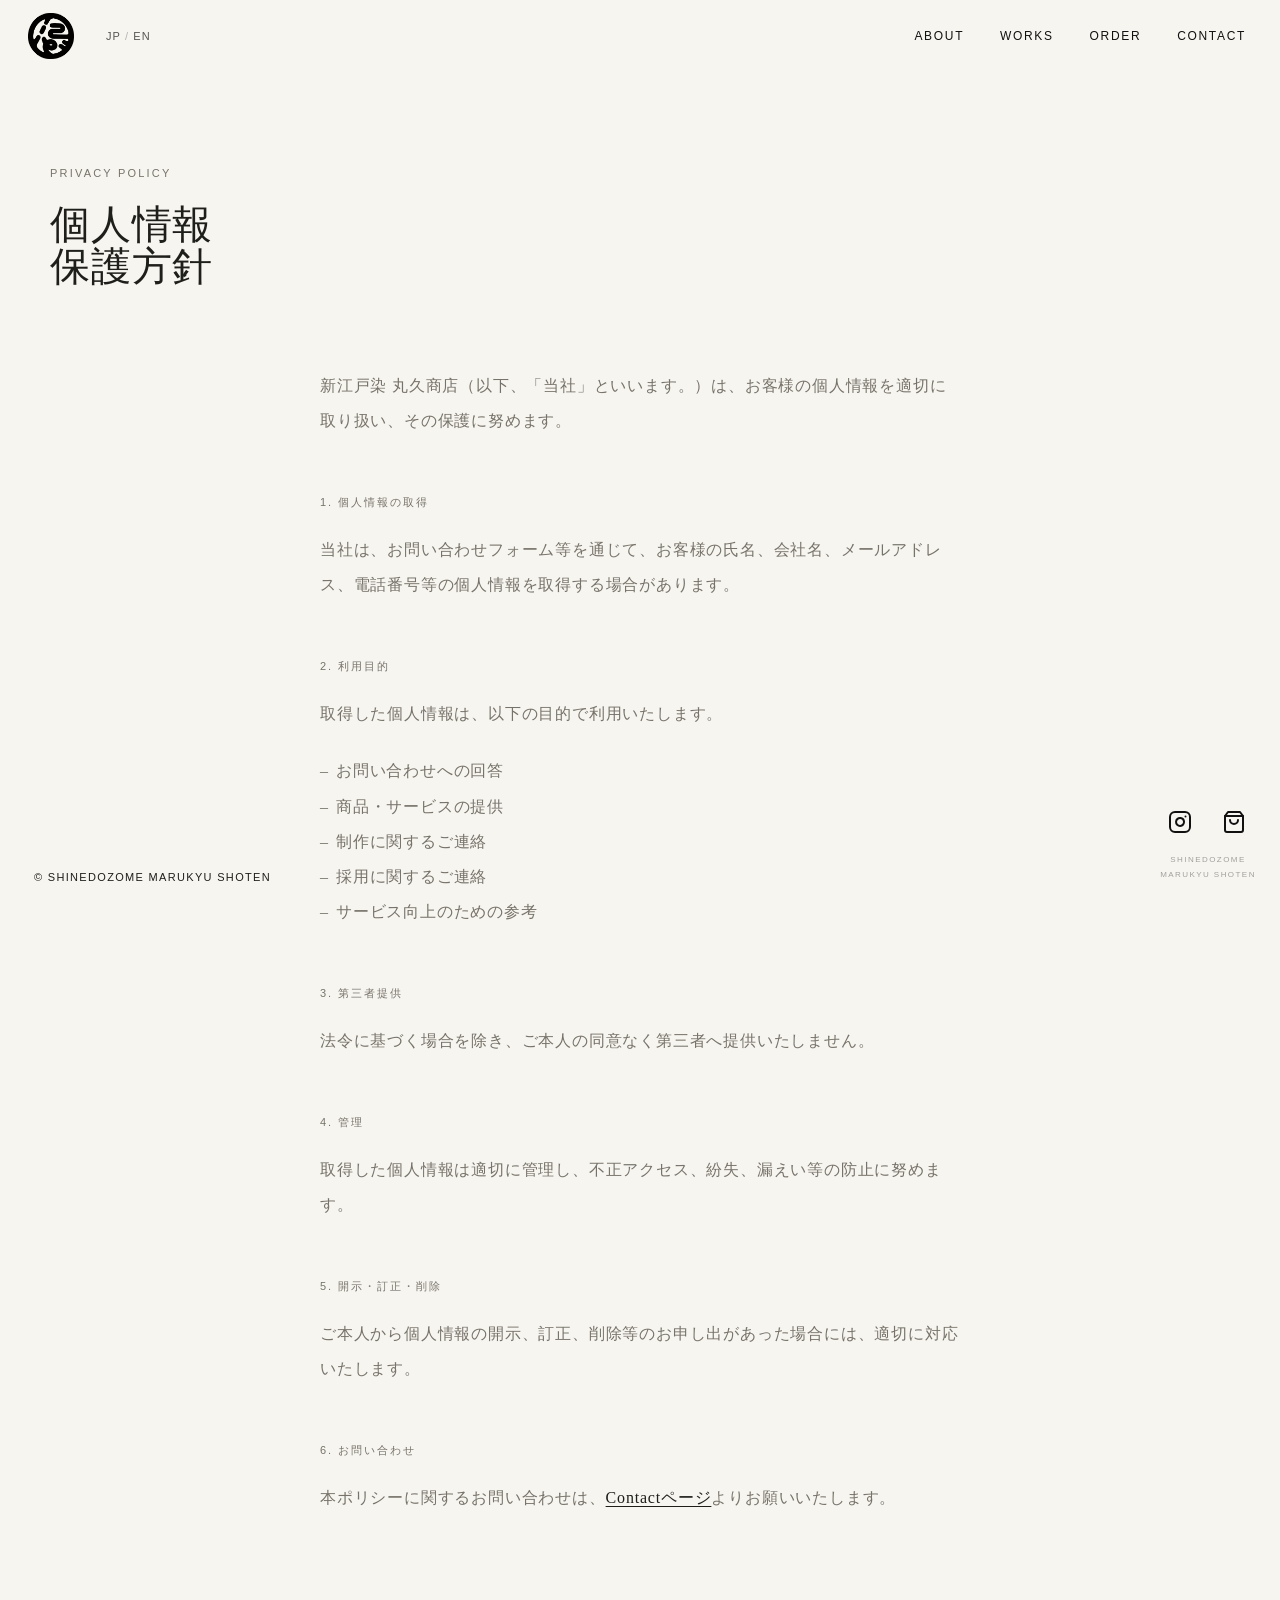
<file: privacy.html>
<!doctype html>
<html lang="ja">
<head>
  <meta charset="utf-8"><meta name="viewport" content="width=device-width, initial-scale=1">
  <title>Privacy Policy | 新江戸染 丸久商店</title>
  <link rel="icon" href="images/logo_mark.png">
  <link rel="preconnect" href="https://fonts.googleapis.com">
  <link rel="preconnect" href="https://fonts.gstatic.com" crossorigin>
  <link href="https://fonts.googleapis.com/css2?family=Cormorant+Garamond:ital,wght@0,300;0,400;1,300;1,400&display=swap" rel="stylesheet">
  <link rel="stylesheet" href="style.css">
</head>
<body class="no-hero">
<header class="site-header">
  <div class="brand-group">
    <a class="brand" href="index.html" aria-label="新江戸染 丸久商店"><img class="brand-mark" src="images/logo_mark.png" alt="丸紋"></a>
    <button class="lang-switch" id="langSwitch" aria-label="言語切替"><span class="lang-current">JP</span><span class="lang-switch-sep">/</span><span class="lang-other">EN</span></button>
  </div>
  <nav class="nav">
    <a href="about.html">About</a><a href="works.html">Works</a><a href="order.html">Order</a><a href="contact.html">Contact</a>
  </nav>
</header>
<a class="store-float" href="https://shinedozome.stores.jp" target="_blank" rel="noopener" aria-label="Online Store"><svg xmlns="http://www.w3.org/2000/svg" width="24" height="24" viewBox="0 0 24 24" fill="none" stroke="currentColor" stroke-width="2" stroke-linecap="round" stroke-linejoin="round"><path d="M6 2 3 6v14a2 2 0 0 0 2 2h14a2 2 0 0 0 2-2V6l-3-4z"/><line x1="3" y1="6" x2="21" y2="6"/><path d="M16 10a4 4 0 0 1-8 0"/></svg></a>
<a class="instagram-float" href="https://www.instagram.com/shinedozome/" target="_blank" rel="noopener" aria-label="Instagram"><svg xmlns="http://www.w3.org/2000/svg" width="24" height="24" viewBox="0 0 24 24" fill="none" stroke="currentColor" stroke-width="2" stroke-linecap="round" stroke-linejoin="round"><rect x="2" y="2" width="20" height="20" rx="5" ry="5"/><path d="M16 11.37A4 4 0 1 1 12.63 8 4 4 0 0 1 16 11.37z"/><line x1="17.5" y1="6.5" x2="17.51" y2="6.5"/></svg></a>
<div class="brand-footer">
  <p>SHINEDOZOME<br>MARUKYU SHOTEN</p>
</div>

<main class="page">
  <section class="page-hero">
    <p class="page-label">Privacy Policy</p>
    <h1 class="ja">個人情報<br>保護方針</h1>
    <h1 class="en">Privacy<br>Policy</h1>
  </section>

  <section class="privacy-section">
    <p class="ja">新江戸染 丸久商店（以下、「当社」といいます。）は、お客様の個人情報を適切に取り扱い、その保護に努めます。</p>
    <p class="en">Shinedozome Marukyu Shoten (hereinafter "we" or "our company") is committed to the appropriate handling and protection of personal information.</p>

    <div class="privacy-item">
      <h2 class="ja">1. 個人情報の取得</h2>
      <h2 class="en">1. Collection of Personal Information</h2>
      <p class="ja">当社は、お問い合わせフォーム等を通じて、お客様の氏名、会社名、メールアドレス、電話番号等の個人情報を取得する場合があります。</p>
      <p class="en">We may collect personal information such as your name, company name, email address, and phone number through our contact form and other means.</p>
    </div>

    <div class="privacy-item">
      <h2 class="ja">2. 利用目的</h2>
      <h2 class="en">2. Purpose of Use</h2>
      <p class="ja">取得した個人情報は、以下の目的で利用いたします。</p>
      <p class="en">Collected personal information will be used for the following purposes:</p>
      <ul class="privacy-list ja">
        <li>お問い合わせへの回答</li>
        <li>商品・サービスの提供</li>
        <li>制作に関するご連絡</li>
        <li>採用に関するご連絡</li>
        <li>サービス向上のための参考</li>
      </ul>
      <ul class="privacy-list en">
        <li>Responding to inquiries</li>
        <li>Providing products and services</li>
        <li>Communication regarding production</li>
        <li>Communication regarding recruitment</li>
        <li>Reference for service improvement</li>
      </ul>
    </div>

    <div class="privacy-item">
      <h2 class="ja">3. 第三者提供</h2>
      <h2 class="en">3. Disclosure to Third Parties</h2>
      <p class="ja">法令に基づく場合を除き、ご本人の同意なく第三者へ提供いたしません。</p>
      <p class="en">We will not disclose personal information to third parties without the individual's consent, except as required by law.</p>
    </div>

    <div class="privacy-item">
      <h2 class="ja">4. 管理</h2>
      <h2 class="en">4. Management</h2>
      <p class="ja">取得した個人情報は適切に管理し、不正アクセス、紛失、漏えい等の防止に努めます。</p>
      <p class="en">We will manage collected personal information appropriately and take measures to prevent unauthorized access, loss, or leakage.</p>
    </div>

    <div class="privacy-item">
      <h2 class="ja">5. 開示・訂正・削除</h2>
      <h2 class="en">5. Disclosure, Correction, and Deletion</h2>
      <p class="ja">ご本人から個人情報の開示、訂正、削除等のお申し出があった場合には、適切に対応いたします。</p>
      <p class="en">We will respond appropriately to requests from individuals regarding disclosure, correction, or deletion of their personal information.</p>
    </div>

    <div class="privacy-item">
      <h2 class="ja">6. お問い合わせ</h2>
      <h2 class="en">6. Contact</h2>
      <p class="ja">本ポリシーに関するお問い合わせは、<a href="contact.html">Contactページ</a>よりお願いいたします。</p>
      <p class="en">For inquiries regarding this policy, please contact us via the <a href="contact.html">Contact page</a>.</p>
    </div>
  </section>
</main>

<footer class="footer"><p>© SHINEDOZOME MARUKYU SHOTEN</p></footer>
<script src="script.js"></script>
</body>
</html>
</file>
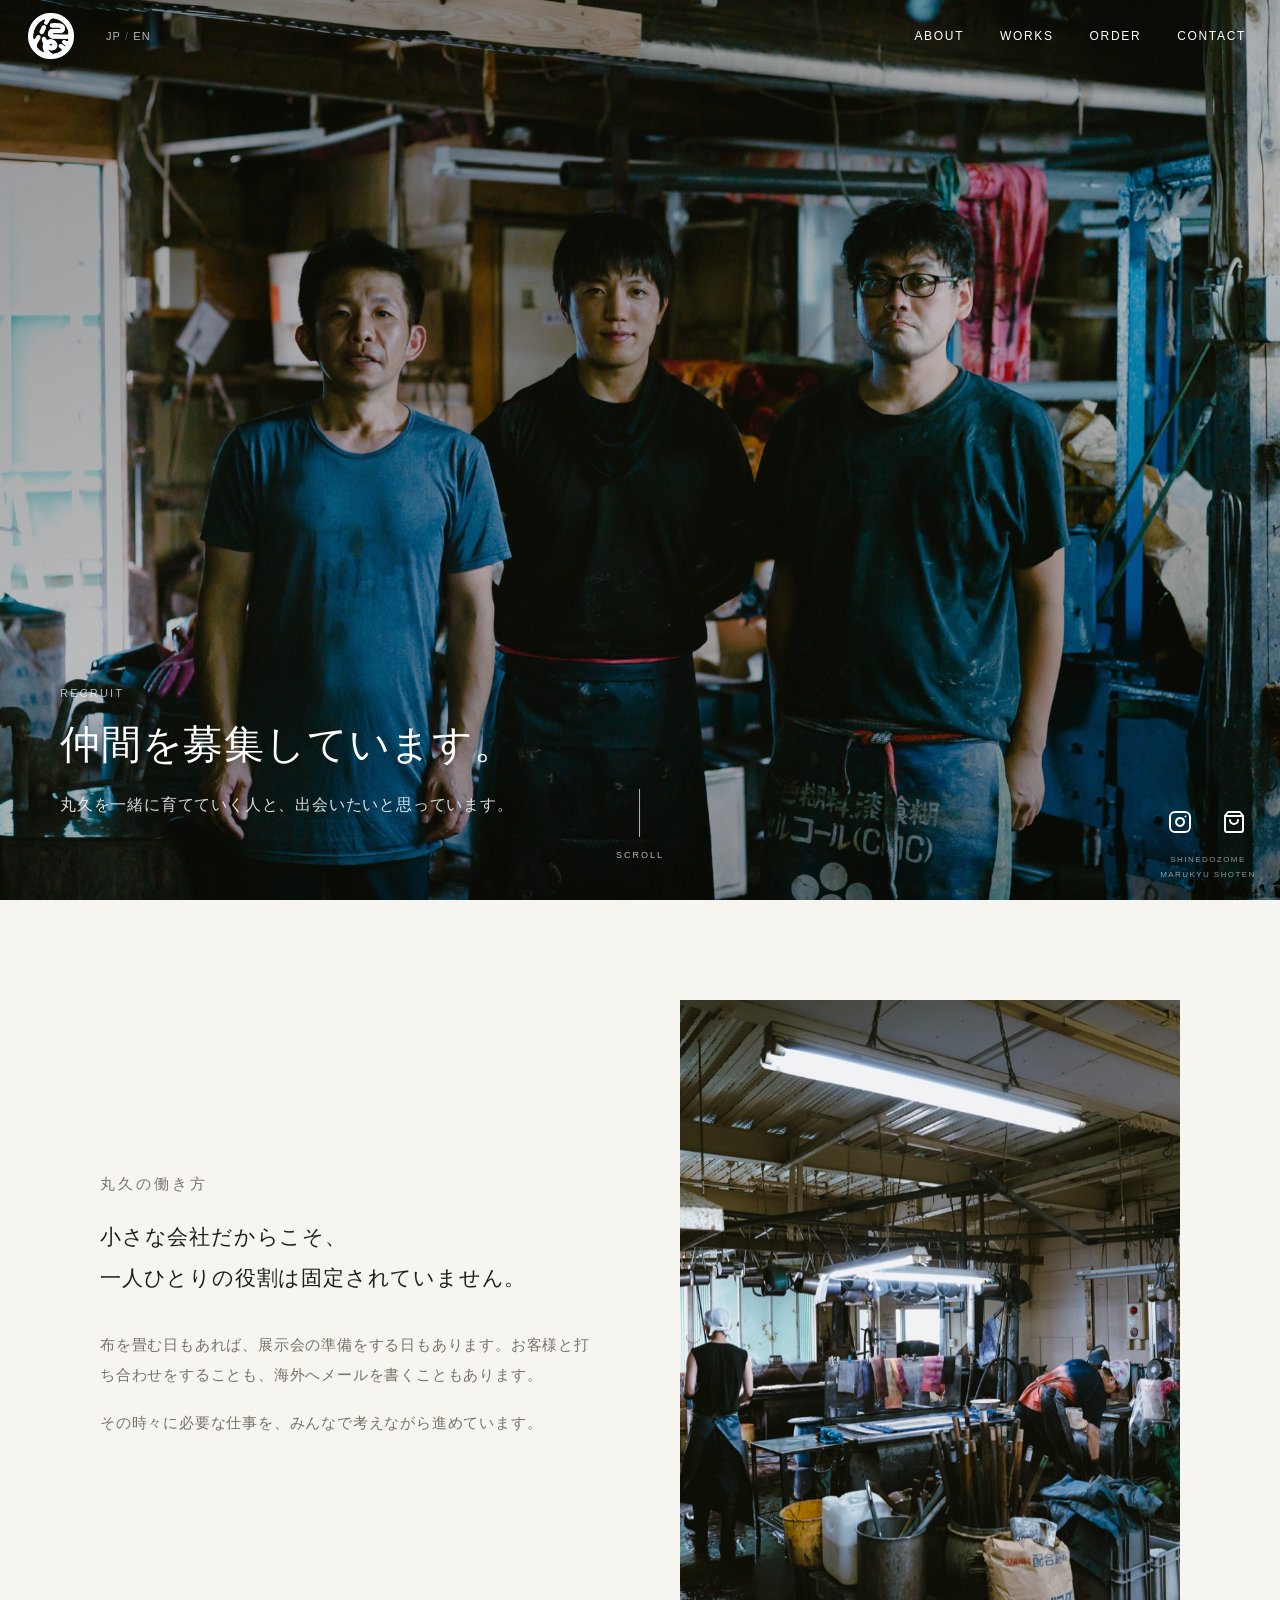
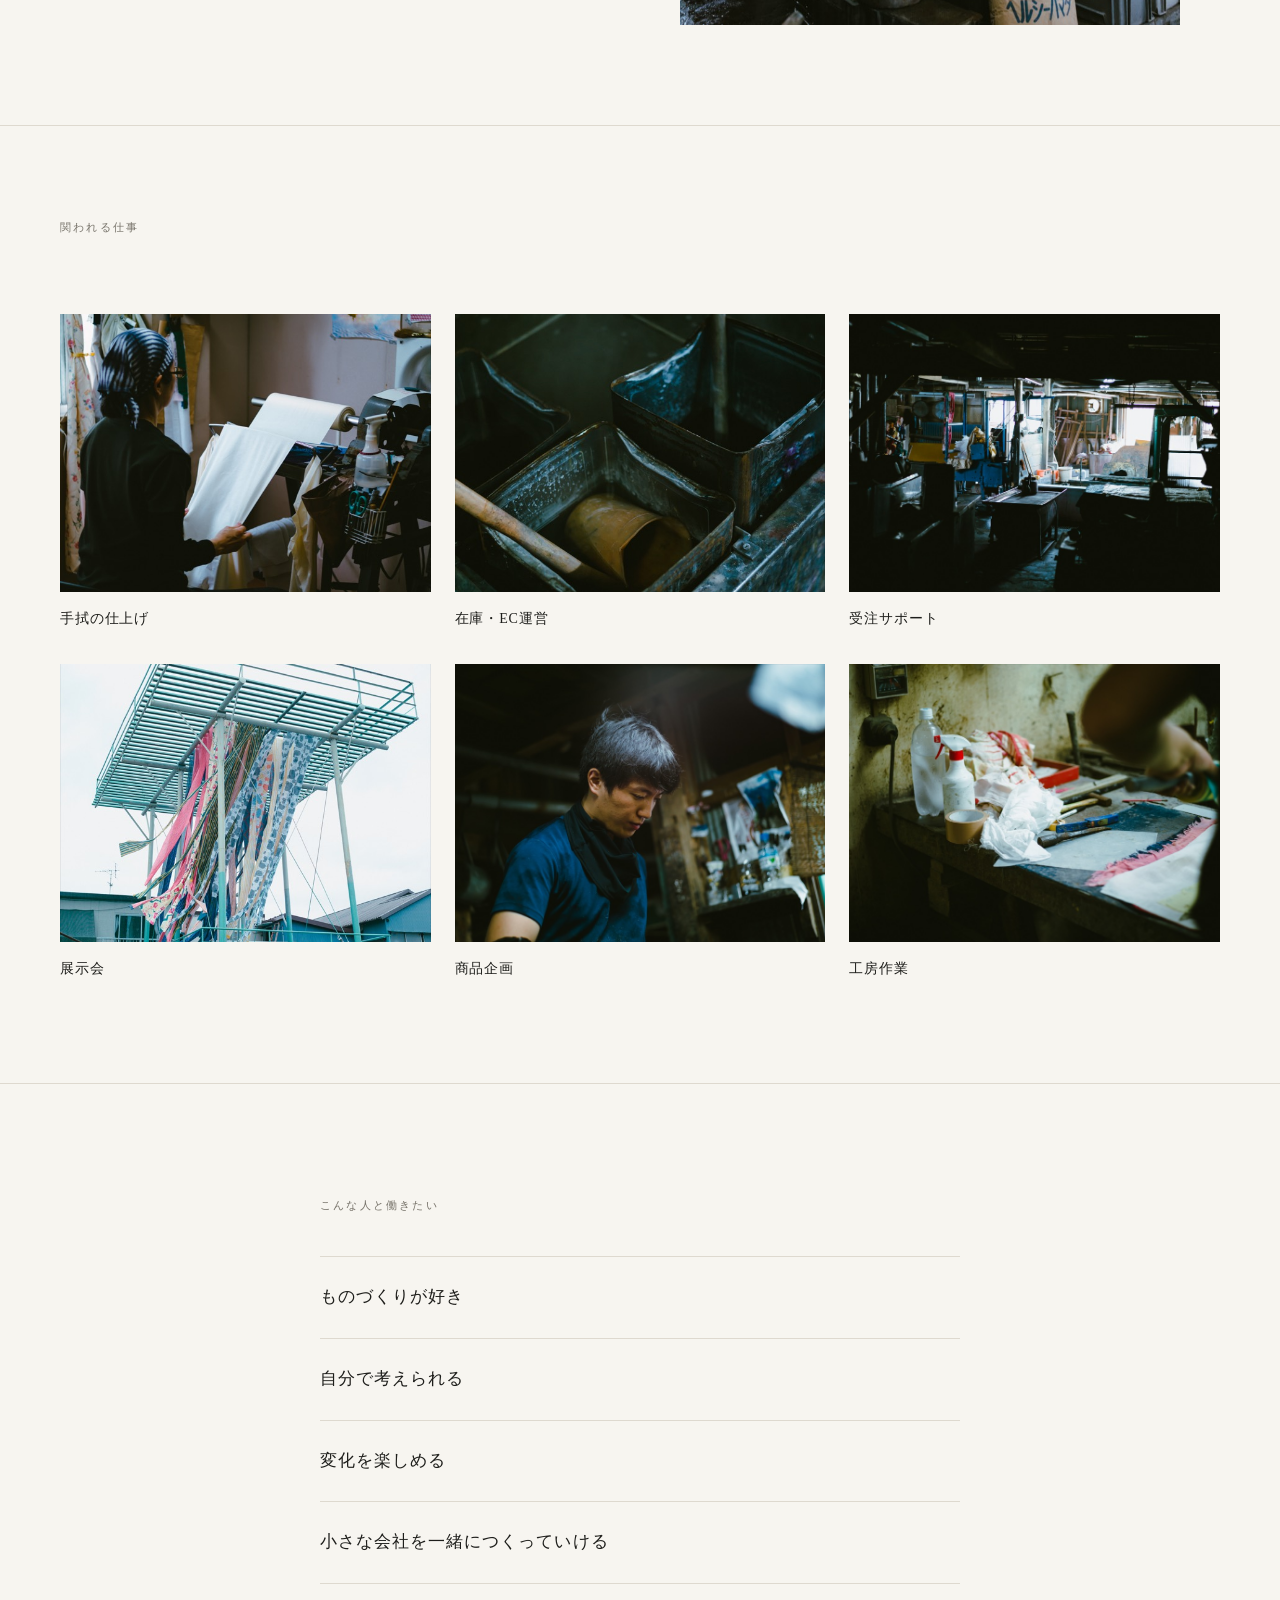
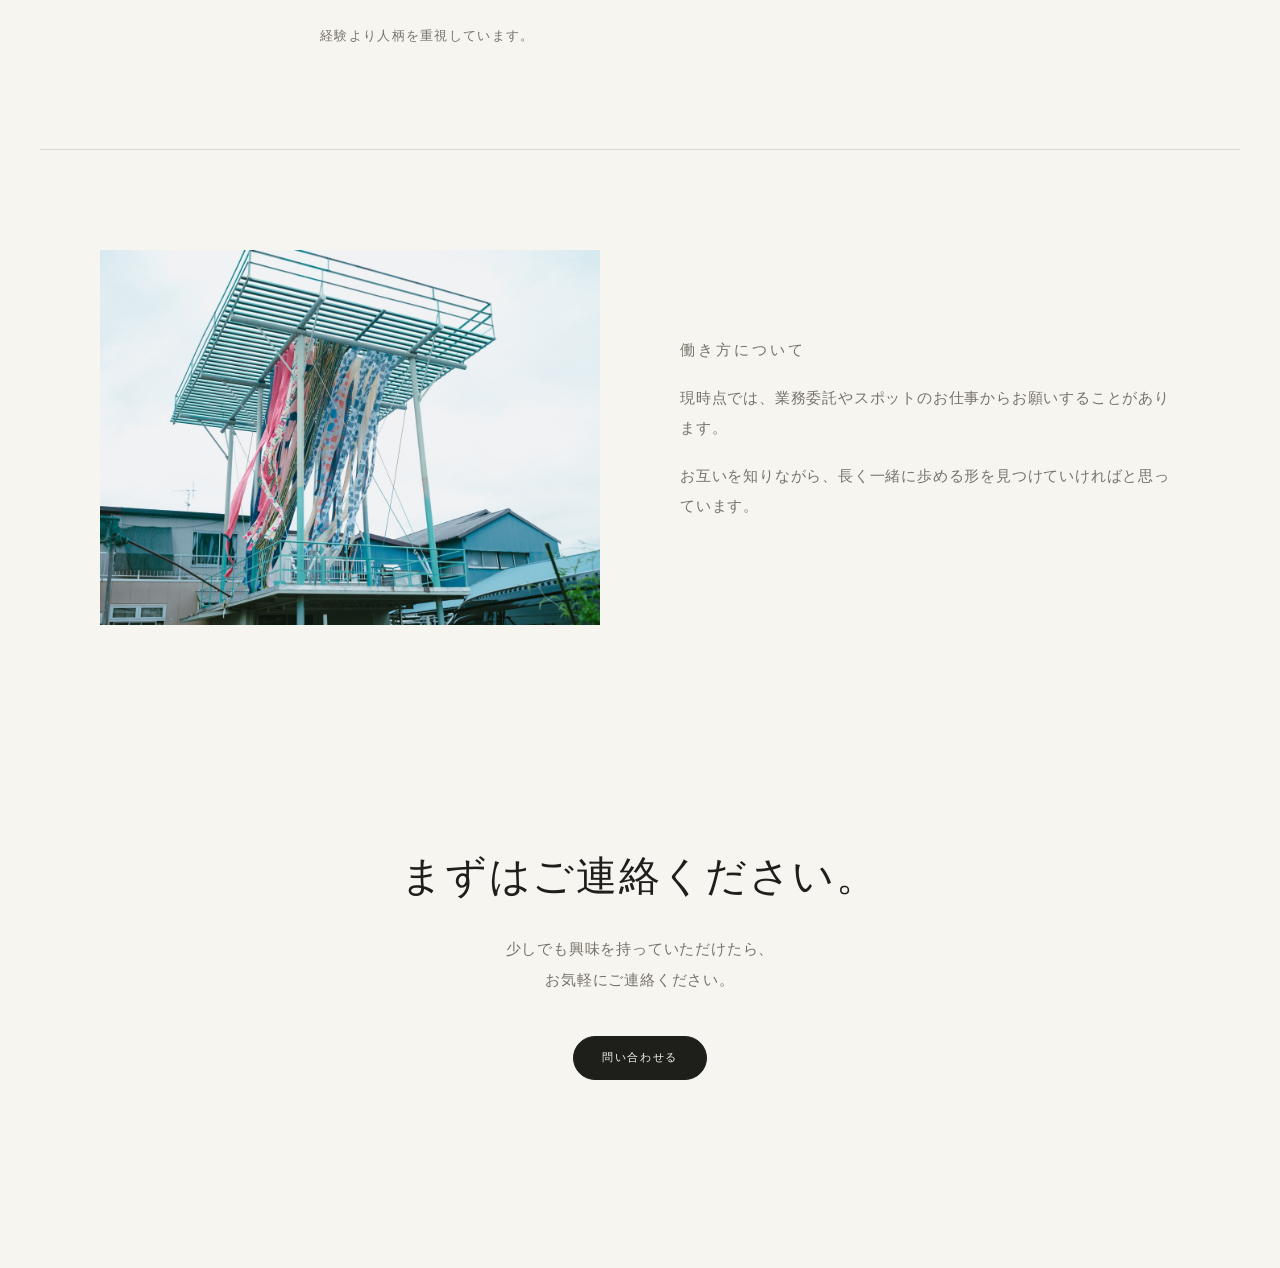
<file: recruit.html>
<!doctype html>
<html lang="ja">
<head>
  <meta charset="utf-8"><meta name="viewport" content="width=device-width, initial-scale=1">
  <title>Recruit | 新江戸染 丸久商店</title>
  <link rel="icon" href="images/logo_mark.png">
  <link rel="preconnect" href="https://fonts.googleapis.com">
  <link rel="preconnect" href="https://fonts.gstatic.com" crossorigin>
  <link href="https://fonts.googleapis.com/css2?family=Cormorant+Garamond:ital,wght@0,300;0,400;1,300;1,400&display=swap" rel="stylesheet">
  <link rel="stylesheet" href="style.css">
</head>
<body>
<header class="site-header">
  <div class="brand-group">
    <a class="brand" href="index.html" aria-label="新江戸染 丸久商店"><img class="brand-mark" src="images/logo_mark.png" alt="丸紋"></a>
    <button class="lang-switch" id="langSwitch" aria-label="言語切替"><span class="lang-current">JP</span><span class="lang-switch-sep">/</span><span class="lang-other">EN</span></button>
  </div>
  <nav class="nav">
    <a href="about.html">About</a><a href="works.html">Works</a><a href="order.html">Order</a><a href="contact.html">Contact</a>
  </nav>
</header>
<a class="store-float" href="https://shinedozome.stores.jp" target="_blank" rel="noopener" aria-label="Online Store"><svg xmlns="http://www.w3.org/2000/svg" width="24" height="24" viewBox="0 0 24 24" fill="none" stroke="currentColor" stroke-width="2" stroke-linecap="round" stroke-linejoin="round"><path d="M6 2 3 6v14a2 2 0 0 0 2 2h14a2 2 0 0 0 2-2V6l-3-4z"/><line x1="3" y1="6" x2="21" y2="6"/><path d="M16 10a4 4 0 0 1-8 0"/></svg></a>
<a class="instagram-float" href="https://www.instagram.com/shinedozome/" target="_blank" rel="noopener" aria-label="Instagram"><svg xmlns="http://www.w3.org/2000/svg" width="24" height="24" viewBox="0 0 24 24" fill="none" stroke="currentColor" stroke-width="2" stroke-linecap="round" stroke-linejoin="round"><rect x="2" y="2" width="20" height="20" rx="5" ry="5"/><path d="M16 11.37A4 4 0 1 1 12.63 8 4 4 0 0 1 16 11.37z"/><line x1="17.5" y1="6.5" x2="17.51" y2="6.5"/></svg></a>
<div class="brand-footer">
  <p>SHINEDOZOME<br>MARUKYU SHOTEN</p>
</div>

<main>

  <!-- Hero -->
  <section class="page-hero-full">
    <img class="page-hero-img" src="images/image_recruit_hero.jpg" alt="">
    <div class="page-hero-text">
      <p class="page-label">Recruit</p>
      <h1 class="ja">仲間を募集しています。</h1>
      <h1 class="en">Join Us</h1>
      <p class="hero-subtitle ja">丸久を一緒に育てていく人と、出会いたいと思っています。</p>
      <p class="hero-subtitle en">We're looking for people who want to grow with us.</p>
    </div>
    <div class="scroll-indicator">
      <span class="scroll-line"></span>
      <span class="scroll-text">SCROLL</span>
    </div>
  </section>

  <!-- Section 1: 丸久の働き方 -->
  <section class="recruit-intro-section">
    <div class="recruit-intro-text">
      <p class="page-label ja">丸久の働き方</p>
      <p class="page-label en">How we work</p>
      <p class="recruit-body ja">小さな会社だからこそ、<br>一人ひとりの役割は固定されていません。</p>
      <p class="recruit-body en">Because we're a small company,<br>no one's role is fixed.</p>
      <p class="ja">布を畳む日もあれば、展示会の準備をする日もあります。お客様と打ち合わせをすることも、海外へメールを書くこともあります。</p>
      <p class="en">Some days you'll fold fabric. Others, you'll be setting up for an exhibition, meeting with a client, or writing emails abroad.</p>
      <p class="ja">その時々に必要な仕事を、みんなで考えながら進めています。</p>
      <p class="en">We figure out what needs to be done — together.</p>
    </div>
    <div class="recruit-intro-img">
      <img src="images/image_recruit_intro.jpg" alt="">
    </div>
  </section>

  <!-- Section 2: 関われる仕事 -->
  <section class="recruit-jobs-section">
    <div class="recruit-section-header">
      <p class="page-label ja">関われる仕事</p>
      <p class="page-label en">What you might do</p>
    </div>
    <div class="recruit-jobs-grid">
      <article class="recruit-job-item">
        <div class="recruit-job-img">
          <img src="images/image_recruit_job_finishing.jpg" alt="">
        </div>
        <p class="recruit-job-label ja">手拭の仕上げ</p>
        <p class="recruit-job-label en">Tenugui finishing</p>
      </article>
      <article class="recruit-job-item">
        <div class="recruit-job-img">
          <img src="images/image_recruit_job_inventory.jpg" alt="">
        </div>
        <p class="recruit-job-label ja">在庫・EC運営</p>
        <p class="recruit-job-label en">Inventory &amp; EC</p>
      </article>
      <article class="recruit-job-item">
        <div class="recruit-job-img">
          <img src="images/image_recruit_job_order.jpg" alt="">
        </div>
        <p class="recruit-job-label ja">受注サポート</p>
        <p class="recruit-job-label en">Order support</p>
      </article>
      <article class="recruit-job-item">
        <div class="recruit-job-img">
          <img src="images/image_recruit_job_exhibition.jpg" alt="">
        </div>
        <p class="recruit-job-label ja">展示会</p>
        <p class="recruit-job-label en">Exhibitions</p>
      </article>
      <article class="recruit-job-item">
        <div class="recruit-job-img">
          <img src="images/image_recruit_job_planning.jpg" alt="">
        </div>
        <p class="recruit-job-label ja">商品企画</p>
        <p class="recruit-job-label en">Product planning</p>
      </article>
      <article class="recruit-job-item">
        <div class="recruit-job-img">
          <img src="images/image_recruit_job_workshop.jpg" alt="">
        </div>
        <p class="recruit-job-label ja">工房作業</p>
        <p class="recruit-job-label en">Workshop</p>
      </article>
    </div>
  </section>

  <!-- Section 3: こんな人と -->
  <section class="recruit-person-section">
    <div class="recruit-person-inner">
      <p class="page-label ja">こんな人と働きたい</p>
      <p class="page-label en">Who we're looking for</p>
      <ul class="recruit-person-list">
        <li>
          <span class="ja">ものづくりが好き</span>
          <span class="en">You love making things</span>
        </li>
        <li>
          <span class="ja">自分で考えられる</span>
          <span class="en">You think for yourself</span>
        </li>
        <li>
          <span class="ja">変化を楽しめる</span>
          <span class="en">You welcome change</span>
        </li>
        <li>
          <span class="ja">小さな会社を一緒につくっていける</span>
          <span class="en">You want to help build something small, together</span>
        </li>
      </ul>
      <p class="recruit-note ja">経験より人柄を重視しています。</p>
      <p class="recruit-note en">We value character over experience.</p>
    </div>
  </section>

  <!-- Section 4: 働き方 -->
  <section class="recruit-style-section">
    <div class="recruit-style-img">
      <img src="images/image_recruit_style.jpg" alt="">
    </div>
    <div class="recruit-style-text">
      <p class="page-label ja">働き方について</p>
      <p class="page-label en">Working style</p>
      <p class="ja">現時点では、業務委託やスポットのお仕事からお願いすることがあります。</p>
      <p class="en">At this stage, we may start with freelance or project-based work.</p>
      <p class="ja">お互いを知りながら、長く一緒に歩める形を見つけていければと思っています。</p>
      <p class="en">As we get to know each other, we hope to find a way to walk this road together for a long time.</p>
    </div>
  </section>

  <!-- CTA -->
  <section class="order-cta">
    <h2 class="order-cta-title ja">まずはご連絡ください。</h2>
    <h2 class="order-cta-title en">Let's talk.</h2>
    <p class="ja">少しでも興味を持っていただけたら、<br>お気軽にご連絡ください。</p>
    <p class="en">If any of this resonates with you,<br>we'd love to hear from you.</p>
    <a class="button primary" href="contact.html" style="margin-top:40px;">
      <span class="ja">問い合わせる</span>
      <span class="en">Get in touch</span>
    </a>
  </section>

</main>
<script src="script.js"></script>
</body>
</html>
</file>
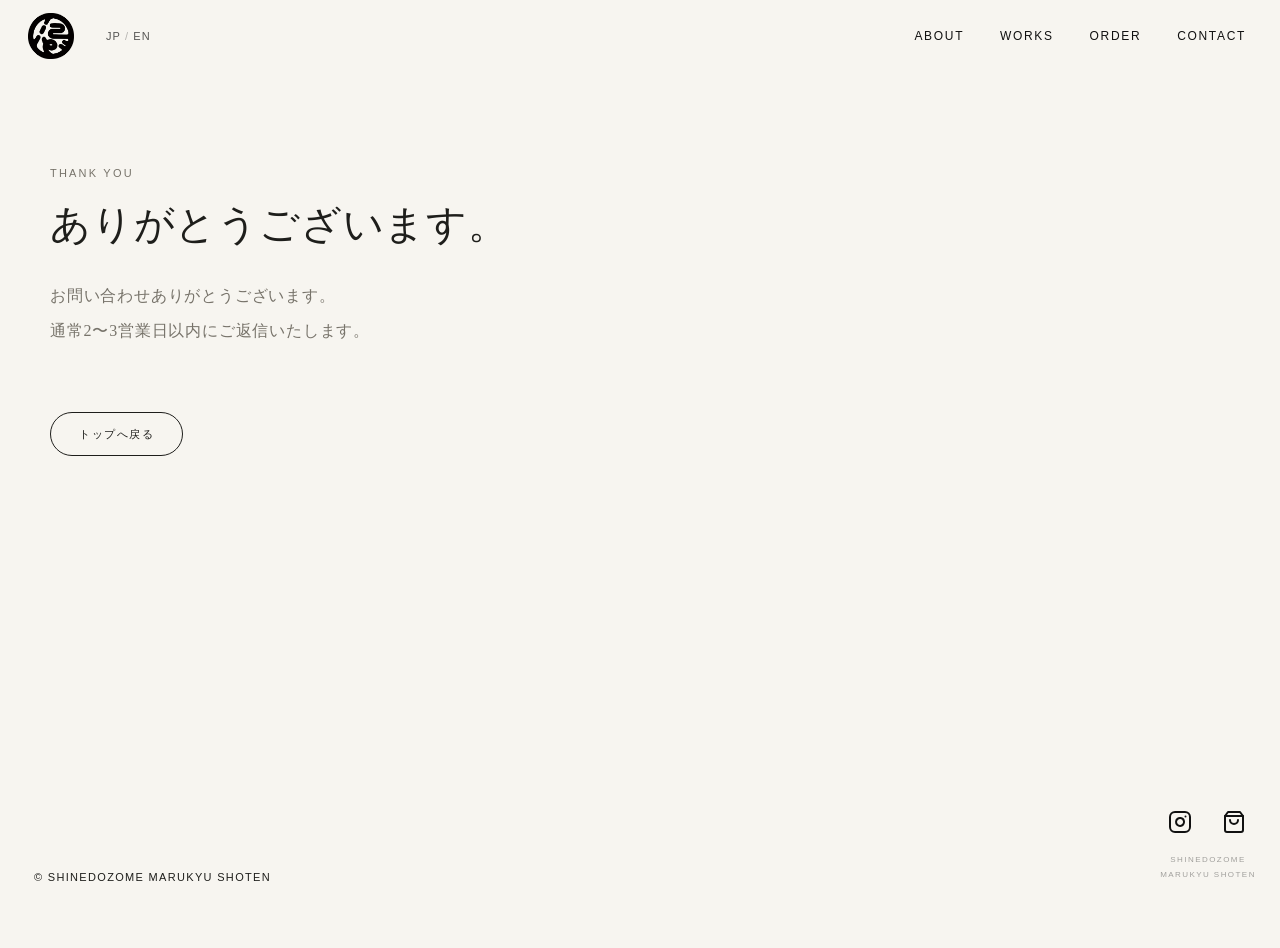
<file: thanks.html>
<!doctype html>
<html lang="ja">
<head>
  <meta charset="utf-8"><meta name="viewport" content="width=device-width, initial-scale=1">
  <title>送信完了 | 新江戸染 丸久商店</title>
  <link rel="icon" href="images/logo_mark.png">
  <link rel="preconnect" href="https://fonts.googleapis.com">
  <link rel="preconnect" href="https://fonts.gstatic.com" crossorigin>
  <link href="https://fonts.googleapis.com/css2?family=Cormorant+Garamond:ital,wght@0,300;0,400;1,300;1,400&display=swap" rel="stylesheet">
  <link rel="stylesheet" href="style.css">
</head>
<body class="no-hero">
<header class="site-header">
  <div class="brand-group">
    <a class="brand" href="index.html" aria-label="新江戸染 丸久商店"><img class="brand-mark" src="images/logo_mark.png" alt="丸紋"></a>
    <button class="lang-switch" id="langSwitch" aria-label="言語切替"><span class="lang-current">JP</span><span class="lang-switch-sep">/</span><span class="lang-other">EN</span></button>
  </div>
  <nav class="nav">
    <a href="about.html">About</a><a href="works.html">Works</a><a href="order.html">Order</a><a href="contact.html">Contact</a>
  </nav>
</header>
<a class="store-float" href="https://shinedozome.stores.jp" target="_blank" rel="noopener" aria-label="Online Store"><svg xmlns="http://www.w3.org/2000/svg" width="24" height="24" viewBox="0 0 24 24" fill="none" stroke="currentColor" stroke-width="2" stroke-linecap="round" stroke-linejoin="round"><path d="M6 2 3 6v14a2 2 0 0 0 2 2h14a2 2 0 0 0 2-2V6l-3-4z"/><line x1="3" y1="6" x2="21" y2="6"/><path d="M16 10a4 4 0 0 1-8 0"/></svg></a>
<a class="instagram-float" href="https://www.instagram.com/shinedozome/" target="_blank" rel="noopener" aria-label="Instagram"><svg xmlns="http://www.w3.org/2000/svg" width="24" height="24" viewBox="0 0 24 24" fill="none" stroke="currentColor" stroke-width="2" stroke-linecap="round" stroke-linejoin="round"><rect x="2" y="2" width="20" height="20" rx="5" ry="5"/><path d="M16 11.37A4 4 0 1 1 12.63 8 4 4 0 0 1 16 11.37z"/><line x1="17.5" y1="6.5" x2="17.51" y2="6.5"/></svg></a>
<div class="brand-footer">
  <p>SHINEDOZOME<br>MARUKYU SHOTEN</p>
</div>

<main class="page">
  <section class="page-hero thanks-hero">
    <p class="page-label">Thank you</p>
    <h1 class="ja">ありがとうございます。</h1>
    <h1 class="en">Message sent.</h1>
    <p class="thanks-body ja">お問い合わせありがとうございます。<br>通常2〜3営業日以内にご返信いたします。</p>
    <p class="thanks-body en">Thank you for your message.<br>We will get back to you within 2–3 business days.</p>
    <div class="contact-links" style="margin-top:48px;">
      <a class="button" href="index.html"><span class="ja">トップへ戻る</span><span class="en">Back to Top</span></a>
    </div>
  </section>
</main>

<footer class="footer"><p>© SHINEDOZOME MARUKYU SHOTEN</p></footer>
<script src="script.js"></script>
</body>
</html>
</file>
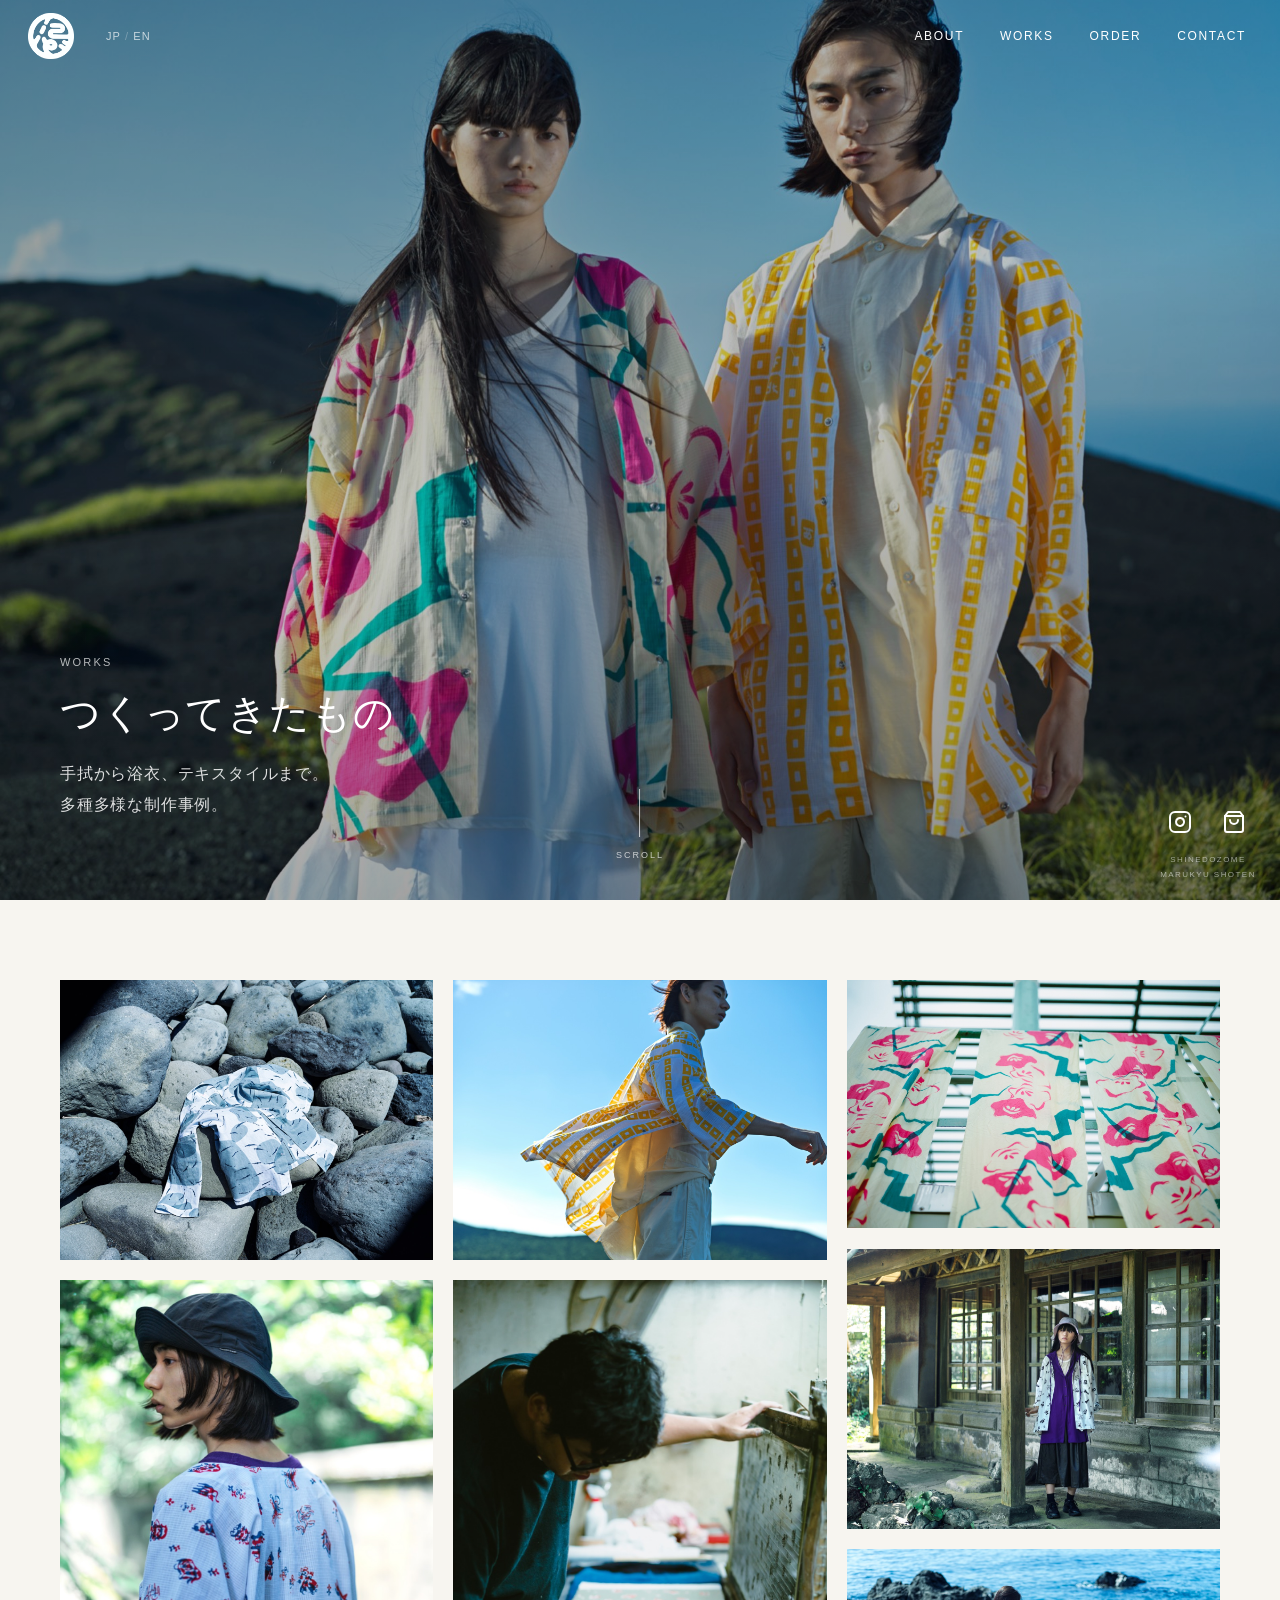
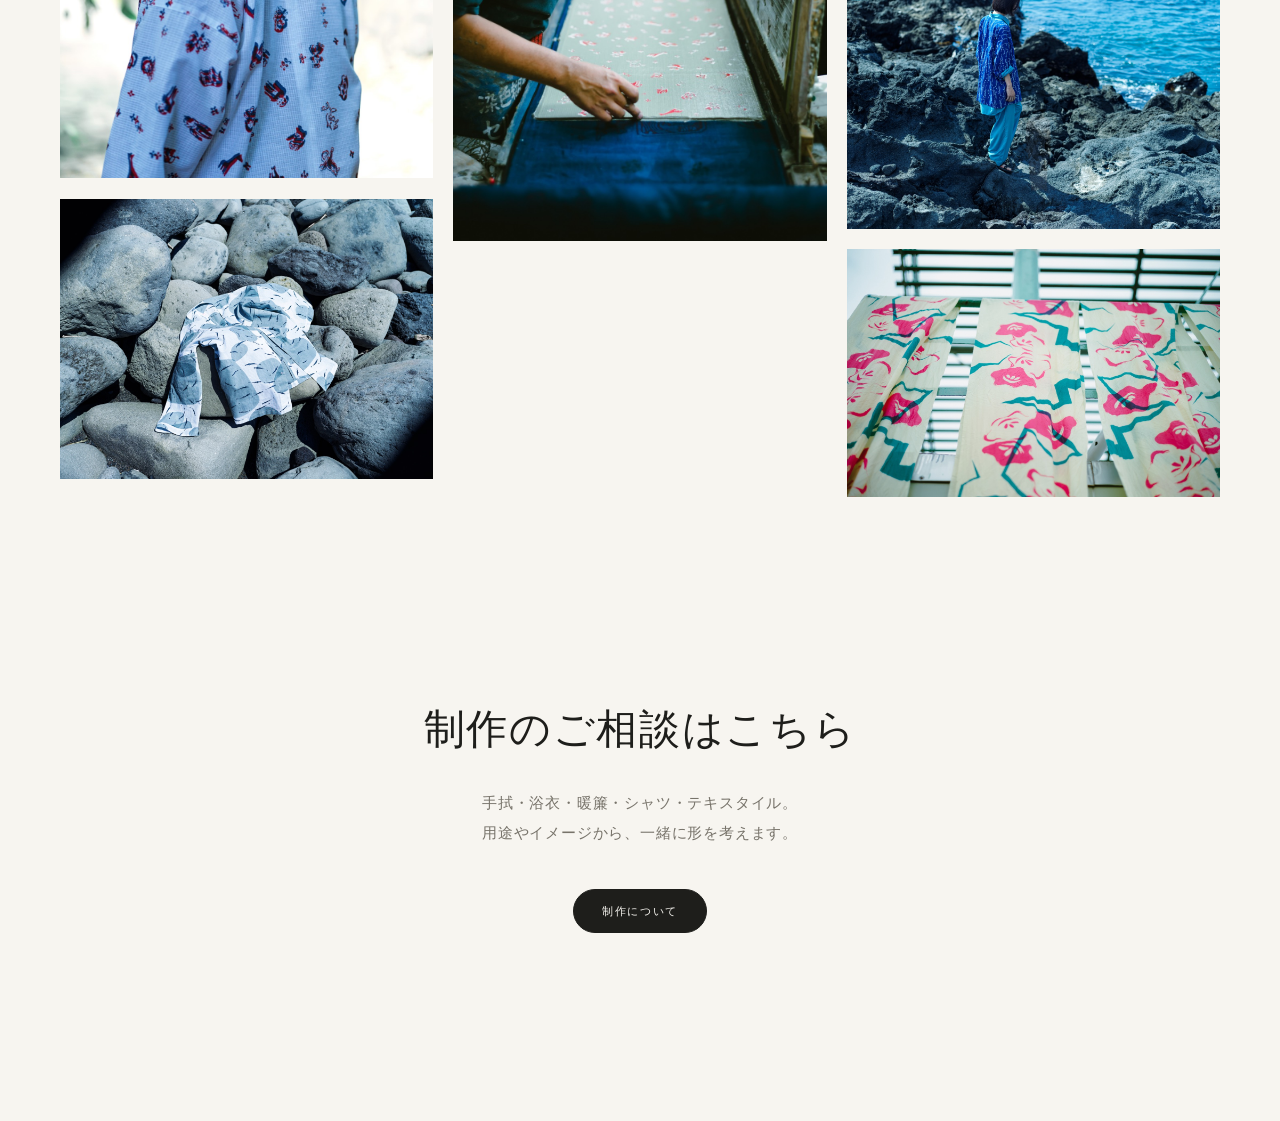
<file: works.html>
<!doctype html>
<html lang="ja">
<head>
  <meta charset="utf-8"><meta name="viewport" content="width=device-width, initial-scale=1">
  <title>Works | 新江戸染 丸久商店</title>
  <link rel="icon" href="images/logo_mark.png">
  <link rel="preconnect" href="https://fonts.googleapis.com">
  <link rel="preconnect" href="https://fonts.gstatic.com" crossorigin>
  <link href="https://fonts.googleapis.com/css2?family=Cormorant+Garamond:ital,wght@0,300;0,400;1,300;1,400&display=swap" rel="stylesheet">
  <link rel="stylesheet" href="style.css">
</head>
<body>
<header class="site-header">
  <div class="brand-group">
    <a class="brand" href="index.html" aria-label="新江戸染 丸久商店"><img class="brand-mark" src="images/logo_mark.png" alt="丸紋"></a>
    <button class="lang-switch" id="langSwitch" aria-label="言語切替"><span class="lang-current">JP</span><span class="lang-switch-sep">/</span><span class="lang-other">EN</span></button>
  </div>
  <nav class="nav">
    <a href="about.html">About</a><a href="works.html">Works</a><a href="order.html">Order</a><a href="contact.html">Contact</a>
  </nav>
</header>
<a class="store-float" href="https://shinedozome.stores.jp" target="_blank" rel="noopener" aria-label="Online Store"><svg xmlns="http://www.w3.org/2000/svg" width="24" height="24" viewBox="0 0 24 24" fill="none" stroke="currentColor" stroke-width="2" stroke-linecap="round" stroke-linejoin="round"><path d="M6 2 3 6v14a2 2 0 0 0 2 2h14a2 2 0 0 0 2-2V6l-3-4z"/><line x1="3" y1="6" x2="21" y2="6"/><path d="M16 10a4 4 0 0 1-8 0"/></svg></a>
<a class="instagram-float" href="https://www.instagram.com/shinedozome/" target="_blank" rel="noopener" aria-label="Instagram"><svg xmlns="http://www.w3.org/2000/svg" width="24" height="24" viewBox="0 0 24 24" fill="none" stroke="currentColor" stroke-width="2" stroke-linecap="round" stroke-linejoin="round"><rect x="2" y="2" width="20" height="20" rx="5" ry="5"/><path d="M16 11.37A4 4 0 1 1 12.63 8 4 4 0 0 1 16 11.37z"/><line x1="17.5" y1="6.5" x2="17.51" y2="6.5"/></svg></a>
<div class="brand-footer">
  <p>SHINEDOZOME<br>MARUKYU SHOTEN</p>
</div>

<main>

  <!-- Hero -->
  <section class="page-hero-full">
    <img class="page-hero-img" src="images/image_works_hero.jpg" alt="">
    <div class="page-hero-text">
      <p class="page-label">Works</p>
      <h1 class="ja">つくってきたもの</h1>
      <h1 class="en">WORKS</h1>
      <p class="hero-subtitle ja">手拭から浴衣、テキスタイルまで。<br>多種多様な制作事例。</p>
      <p class="hero-subtitle en">From tenugui to yukata and textiles.<br>A range of projects we've made.</p>
    </div>
    <div class="scroll-indicator">
      <span class="scroll-line"></span>
      <span class="scroll-text">SCROLL</span>
    </div>
  </section>

  <!-- アーカイブ（Masonry）。カードは works-data.js の WORKS_DATA から script.js が描画します -->
  <section class="works-archive-section fade-in">
    <div class="works-archive-grid" id="worksArchiveGrid"></div>
  </section>

  <!-- ライトボックスは script.js が必要時に生成します -->


  <!-- CTA -->
  <section class="order-cta fade-in">
    <h2 class="order-cta-title ja">制作のご相談はこちら</h2>
    <h2 class="order-cta-title en">Start a project</h2>
    <p class="ja">手拭・浴衣・暖簾・シャツ・テキスタイル。<br>用途やイメージから、一緒に形を考えます。</p>
    <p class="en">Tenugui, yukata, noren, shirts, textiles.<br>Let's find the right form together.</p>
    <a class="button primary" href="order.html" style="margin-top:40px;">
      <span class="ja">制作について</span>
      <span class="en">Order</span>
    </a>
  </section>

</main>

<script src="works-data.js"></script>
<script src="script.js"></script>
</body>
</html>
</file>
<file: style.css>
@import url('https://fonts.googleapis.com/css2?family=Cormorant+Garamond:ital,wght@0,300;0,400;1,300;1,400&display=swap');

:root {
  --bg: #f7f5f0;
  --text: #1e1e1b;
  --muted: #77736a;
  --line: #ded9cf;
  --font-en: 'Cormorant Garamond', 'Times New Roman', serif;
  --font-ja: 'Yu Mincho', 'YuMincho', 'Hiragino Mincho ProN', '游明朝', serif;
  --font-ui: 'Helvetica Neue', Arial, sans-serif;
  --header-h: 72px;
  /* 和晒テクスチャ用(未使用・画像未用意のため none のまま。使う際は --wazarashi-texture に url() を指定) */
  --wazarashi-texture: none;
  --wazarashi-texture-size: auto;
}

/* 和晒テクスチャ背景(準備のみ・現状どの要素にも適用していません) */
.page-background {
  background-color: #fff;
  background-image: var(--wazarashi-texture, none);
  background-repeat: repeat;
  background-size: var(--wazarashi-texture-size, auto);
}

* { box-sizing: border-box; }
html { scroll-behavior: smooth; }
body {
  margin: 0;
  background: var(--bg);
  color: var(--text);
  font-family: var(--font-ja);
  line-height: 1.9;
  letter-spacing: .05em;
  padding-bottom: 48px;
}
body.is-loading { overflow: hidden; }
a { color: inherit; text-decoration: none; }
img { display: block; max-width: 100%; }

/* ── Language toggle ── */
[lang="en"] .ja { display: none; }
[lang="ja"] .en { display: none; }

/* ── Loader ── */
.loader {
  position: fixed; inset: 0; z-index: 999;
  display: grid; place-items: center;
  background: #fff; color: #111;
  transition: opacity .95s ease, visibility .95s ease;
}
.loader.is-hidden { opacity: 0; visibility: hidden; pointer-events: none; }
.loader-inner { display: grid; justify-items: center; transform: translateY(-8px); }
.loader-mark-stage {
  position: relative;
  width: clamp(130px, 16vw, 210px);
  height: clamp(130px, 16vw, 210px);
  margin-bottom: 28px;
}
/* 染み込みステート管理 */
.loader-mark {
  display: block; width: 100%; height: 100%;
  object-fit: contain;
  opacity: 0;
  transform: scale(.9);
  filter: url(#ink-bleed-heavy);
  will-change: opacity, filter, transform;
}
/* フェーズ1: 重い滲みで浮かび上がる */
.loader-mark.is-bleeding {
  transition:
    opacity   .72s cubic-bezier(.25,.0,.4,1),
    transform .80s cubic-bezier(.25,.0,.35,1);
  opacity: 1;
  transform: scale(.97);
}
/* フェーズ2: 滲みが落ち着く */
.loader-mark.is-settling {
  filter: url(#ink-bleed-light);
  transition: filter .4s ease;
}
/* フェーズ3: 定着 */
.loader-mark.is-settled {
  filter: none;
  transform: scale(1);
  transition: filter .3s ease, transform .3s ease;
}
/* reduced-motion: フィルターなしで即表示 */
@media (prefers-reduced-motion: reduce) {
  .loader-mark { filter: none !important; }
  .loader-mark.is-bleeding {
    transition: opacity .4s ease !important;
  }
}
.loader-brush {
  display: block; width: auto; object-fit: contain;
  opacity: 0; transform: translateY(8px);
  transition: opacity .7s ease, transform .7s ease;
}
.loader-shinedozome { height: clamp(24px, 3vw, 42px); margin-top: 8px; }
.loader-marukyu     { height: clamp(28px, 3.5vw, 48px);   margin-top: 14px; }
.loader-year {
  margin-top: 18px; font-family: var(--font-en);
  font-size: clamp(22px, 2.4vw, 34px);
  letter-spacing: .32em; text-indent: .32em;
  opacity: 0; transform: translateY(8px);
  transition: opacity .7s ease, transform .7s ease;
}
.loader-brush.is-visible,
.loader-year.is-visible { opacity: 1; transform: translateY(0); }

/* ── Header：背景なし・白テキスト ── */
.site-header {
  transition: color .3s ease;
  position: fixed; top: 0; left: 0; right: 0;
  height: var(--header-h); z-index: 50;
  display: flex; align-items: center;
  justify-content: space-between;
  padding: 0 34px 0 28px;
  background: transparent;
  color: #fff;
}
.brand { display: flex; align-items: center; height: 100%; }
.brand-mark { width: 46px; height: 46px; object-fit: contain; filter: invert(1); transition: filter .3s ease; }
.brand-group {
  display: flex;
  align-items: center;
  gap: 16px;
}

/* スクロール後 or hero なしページ → 黒 */
body.is-scrolled .site-header,
body.no-hero .site-header {
  color: #111;
}
body.is-scrolled .brand-mark,
body.no-hero .brand-mark { filter: none; }
body.is-scrolled .instagram-float,
body.is-scrolled .store-float,
body.no-hero .instagram-float,
body.no-hero .store-float { color: #111; }
body.is-scrolled .brand-footer p,
body.no-hero .brand-footer p { color: rgba(0,0,0,.35); }

.nav {
  display: flex; align-items: center;
  gap: clamp(18px, 2.8vw, 44px);
  font-family: var(--font-ui);
  font-size: 12px; letter-spacing: .14em; text-transform: uppercase;
}
.nav a { white-space: nowrap; }

/* 言語切替 */
.lang-switch {
  display: flex; align-items: center; gap: 4px;
  font-family: var(--font-ui); font-size: 11px; letter-spacing: .1em;
  cursor: pointer; opacity: .7; transition: opacity .2s;
  border: none; background: none; padding: 0;
  margin-left: 16px;
  color: inherit;
}
.lang-switch:hover { opacity: 1; }
.lang-switch-sep { opacity: .4; }



/* ── Float icons (Lucide) ── */
.instagram-float,
.store-float {
  position: fixed;
  z-index: 40;
  display: flex;
  align-items: center;
  justify-content: center;
  width: 36px;
  height: 36px;
  color: #fff;
  transition: color .3s ease, opacity .25s ease;
}
.instagram-float { right: 82px; bottom: 60px; }
.store-float     { right: 28px; bottom: 60px; }
.instagram-float:hover,
.store-float:hover { opacity: .6; }
.instagram-float svg,
.store-float svg { width: 24px; height: 24px; display: block; }
/* ── Brand footer ── */
.brand-footer {
  position: fixed;
  right: 8px;
  bottom: 18px;
  z-index: 38;
  width: 128px;
  text-align: center;
  pointer-events: none;
}
.brand-footer p {
  margin: 0;
  font-family: var(--font-ui);
  font-size: 8px;
  letter-spacing: .18em;
  line-height: 1.9;
  color: rgba(255,255,255,.55);
  transition: color .3s ease;
}

/* ── Hero slider ── */
.hero-slider {
  position: relative; height: 100svh; min-height: 100vh; overflow: hidden;
  background: #111;
}
.hero-slide {
  position: absolute; inset: 0;
  opacity: 0; transition: opacity 2.2s ease;
}
.hero-slide img {
  width: 100%; height: 100%; object-fit: cover;
}
.hero-slide.is-active { opacity: 1; }
.hero-slider::after {
  content: ""; position: absolute; inset: 0;
  background:
    linear-gradient(180deg, rgba(0,0,0,.4), transparent 22%),
    linear-gradient(90deg, rgba(0,0,0,.45) 0%, rgba(0,0,0,.2) 40%, transparent 70%),
    linear-gradient(0deg, rgba(0,0,0,.22), transparent 32%);
  pointer-events: none;
}
.hero-slides { display: contents; }

/* ── Hero: prev/next(視覚的には隠し、キーボードフォーカス時のみ表示) ── */
.hero-nav-btn {
  position: absolute; z-index: 4; top: 50%; transform: translateY(-50%);
  width: 44px; height: 44px; display: grid; place-items: center;
  background: rgba(0,0,0,.35); color: #fff; border: none; border-radius: 50%;
  font-size: 22px; line-height: 1; cursor: pointer;
  opacity: 0; pointer-events: none;
  transition: opacity .2s ease;
}
.hero-nav-prev { left: 20px; }
.hero-nav-next { right: 20px; }
.hero-nav-btn:focus-visible {
  opacity: 1; pointer-events: auto;
  outline: 2px solid #fff; outline-offset: 3px;
}

/* ── Hero: Topics(Index左下、丸久の「今」を静かに伝える置き場。他ページには出ない) ──
   ニュース欄ではないため見出し・日付・バッジは付けない。件数が増えたら下端を
   基準に上方向へ伸びる(position:absolute + bottom固定 + flex column)。
*/
.hero-topics {
  position: absolute; z-index: 3;
  left: 34px; bottom: 56px;
  max-width: min(360px, 60vw);
  display: flex; flex-direction: column; justify-content: flex-end;
  gap: 6px;
}
.hero-topics a {
  color: rgba(255,255,255,.8);
  font-family: var(--font-ja);
  font-size: 13px; letter-spacing: .03em; line-height: 2;
  transition: color .25s ease;
}
.hero-topics a:hover,
.hero-topics a:focus-visible {
  color: #fff;
}
.hero-topics a:focus-visible {
  outline: 2px solid #fff; outline-offset: 3px;
}

@media (max-width: 800px) {
  .hero-topics { left: 20px; bottom: 90px; max-width: 78vw; }
}

/* ── Screen-reader only ── */
.sr-only {
  position: absolute; width: 1px; height: 1px;
  padding: 0; margin: -1px; overflow: hidden;
  clip: rect(0,0,0,0); white-space: nowrap; border: 0;
}

/* ── Inner pages ── */
.page { min-height: 100vh; padding: calc(var(--header-h) + 80px) 40px 100px; }


.page-hero {
  min-height: 8vh; display: flex; flex-direction: column;
  justify-content: flex-end; max-width: 1180px; margin: 0 auto;
}
.page-label {
  color: var(--muted); font-family: var(--font-ui);
  font-size: 11px; letter-spacing: .2em; text-transform: uppercase;
  margin-bottom: 20px;
}
h1 {
  margin: 0; font-family: var(--font-en);
 font-size: clamp(22px, 3.2vw, 40px);
  line-height: 1.05; font-weight: 300; letter-spacing: .02em;
}
h2 {
  font-family: var(--font-ja); font-size: clamp(16px, 1.8vw, 24px);
  line-height: 1.6; font-weight: 400; letter-spacing: .06em;
}
.split-section, .order-section {
  max-width: 1180px; margin: 100px auto 0;
  display: grid; grid-template-columns: 1fr 1fr;
  gap: 80px; align-items: start;
}
.split-image, .work-image {
  aspect-ratio: 4 / 5; overflow: hidden; background: #ddd;
}
.split-image img, .work-image img { width: 100%; height: 100%; object-fit: cover; }
.split-text p, .order-section p, .contact-page p {
  color: var(--muted); font-size: clamp(14px, 1.1vw, 16px);
  line-height: 2; margin: 0 0 1.4em;
}
.works-grid {
  max-width: 1280px; margin: 100px auto 0;
  display: grid; grid-template-columns: repeat(3, 1fr); gap: 32px;
}
.works-grid h2 {
  margin-top: 20px; font-size: clamp(16px, 1.5vw, 20px);
  font-family: var(--font-en); font-weight: 300; letter-spacing: .12em;
}
.spec-list {
  display: grid; grid-template-columns: 140px 1fr;
  border-top: 1px solid var(--line);
}
.spec-list dt, .spec-list dd {
  margin: 0; padding: 24px 0;
  border-bottom: 1px solid var(--line); font-size: 14px;
}
.spec-list dt {
  color: var(--muted); font-family: var(--font-ui);
  font-size: 11px; letter-spacing: .14em; text-transform: uppercase;
  display: flex; align-items: center;
}
.spec-list dd { font-family: var(--font-en); font-weight: 300; letter-spacing: .06em; font-size: 17px; }
.button {
  display: inline-flex; align-items: center; justify-content: center;
  min-height: 44px; padding: 10px 28px;
  border: 1px solid var(--text); border-radius: 999px;
  font-family: var(--font-ui); font-size: 11px;
  letter-spacing: .14em; text-transform: uppercase;
  transition: opacity .2s;
}
.button.primary { background: var(--text); color: var(--bg); }
.button:hover { opacity: .72; }
.contact-links { display: flex; gap: 14px; flex-wrap: wrap; margin-top: 36px; }

/* ── Footer：背景なし・白テキスト（トップ） / 黒テキスト（内部ページ） ── */
.footer {
  position: fixed; bottom: 0; left: 0; right: 0; z-index: 39;
  display: flex; justify-content: space-between; align-items: center;
  padding: 12px 34px;
  background: transparent;
  color: #fff;
  font-family: var(--font-ui); font-size: 11px; letter-spacing: .12em;
}
.footer p { margin: 0; }
body.is-scrolled .footer,
body.no-hero .footer { color: var(--text); }

/* placeholder（実画像差し替え前提の仮枠。他ページでも使い回し可） */
.placeholder {
  display: grid; place-items: center;
  background: #f4f1ea;
}
.placeholder::after {
  content: "image";
  color: #cec7b8;
  font-family: var(--font-ui);
  font-size: 11px; letter-spacing: .15em;
}

/* ── Mobile ── */
@media (max-width: 800px) {
  :root { --header-h: 60px; }
  .site-header { padding: 0 16px; }
  .brand-mark { width: 36px; height: 36px; }
  .nav { gap: 14px; font-size: 11px; }
  .instagram-float { right: 16px; bottom: 58px; }
  
  
  
  .page { padding: calc(var(--header-h) + 50px) 24px 80px; }
  .split-section, .order-section, .works-grid { grid-template-columns: 1fr; gap: 32px; }
  .footer { padding: 10px 20px; }
}

/* ── Contact Form ── */
.contact-section {
  max-width: 720px;
  margin: 140px auto 0;
  padding: 0 40px 120px;
}
/* section-label: Heroコピーに対して本文冒頭を機能的な案内文として一段格下げする際の小見出し。他ページでも使い回し可 */
.section-label {
  font-family: var(--font-ui);
  font-size: 12px;
  letter-spacing: .15em;
  color: #999;
  margin: 0 0 12px;
}
.contact-intro {
  font-size: clamp(15px, 1.25vw, 17px);
  line-height: 1.9;
  color: #666;
  margin: 0 0 72px;
}
.contact-form { width: 100%; }
.form-field {
  border-bottom: 1px solid var(--line);
  padding: 28px 0;
}
.form-field:first-of-type { border-top: 1px solid var(--line); }
.form-label {
  display: flex;
  align-items: center;
  gap: 10px;
  font-family: var(--font-ui);
  font-size: 11px;
  letter-spacing: .14em;
  text-transform: uppercase;
  color: var(--muted);
  margin-bottom: 14px;
}
.form-badge {
  font-size: 10px;
  letter-spacing: .08em;
  padding: 2px 7px;
  border-radius: 2px;
}
.required-badge {
  background: var(--text);
  color: var(--bg);
}
.optional-badge {
  border: 1px solid var(--line);
  color: var(--muted);
}
.form-input {
  width: 100%;
  background: none;
  border: none;
  border-bottom: 1px solid var(--text);
  border-radius: 0;
  padding: 10px 0;
  font-family: var(--font-ja);
  font-size: clamp(15px, 1.3vw, 17px);
  color: var(--text);
  outline: none;
  transition: border-color .2s;
  -webkit-appearance: none;
}
.form-input:focus { border-bottom-color: var(--text); }
.form-input::placeholder { color: var(--line); }
.form-textarea {
  min-height: 160px;
  resize: vertical;
  line-height: 1.9;
}
.select-wrap { position: relative; }
.form-select {
  cursor: pointer;
  padding-right: 24px;
}
.select-wrap::after {
  content: "";
  position: absolute;
  right: 4px;
  top: 50%;
  transform: translateY(-50%);
  width: 8px;
  height: 8px;
  border-right: 1.4px solid var(--text);
  border-bottom: 1.4px solid var(--text);
  rotate: 45deg;
  pointer-events: none;
  margin-top: -3px;
}
.form-privacy {
  padding: 32px 0;
  border-bottom: none;
}
.privacy-label {
  display: flex;
  align-items: flex-start;
  gap: 12px;
  cursor: pointer;
  font-size: clamp(13px, 1.1vw, 15px);
  line-height: 1.8;
  color: var(--muted);
}
.privacy-label input[type="checkbox"] {
  margin-top: 4px;
  width: 16px;
  height: 16px;
  flex-shrink: 0;
  accent-color: var(--text);
  cursor: pointer;
}
.privacy-label a {
  color: var(--text);
  text-decoration: underline;
  text-underline-offset: 3px;
}
.form-submit { margin-top: 8px; }

/* Privacy page */
.privacy-section {
  max-width: 720px;
  margin: 80px auto 120px;
  padding: 0 40px;
}
.privacy-section p {
  color: var(--muted);
  font-size: clamp(15px, 1.25vw, 17px);
  line-height: 2.2;
  margin: 0 0 1.4em;
}
.privacy-section a { color: var(--text); text-decoration: underline; text-underline-offset: 3px; }
.privacy-item { margin-top: 56px; }
.privacy-item h2 {
  font-family: var(--font-ui);
  font-size: 11px;
  letter-spacing: .18em;
  text-transform: uppercase;
  color: var(--muted);
  margin: 0 0 20px;
  font-weight: 400;
}
.privacy-list {
  list-style: none;
  padding: 0;
  margin: 0;
}
.privacy-list li {
  color: var(--muted);
  font-size: clamp(15px, 1.25vw, 17px);
  line-height: 2.2;
  padding-left: 1em;
  position: relative;
}
.privacy-list li::before {
  content: "–";
  position: absolute;
  left: 0;
}

/* Thanks page */
.thanks-body {
  margin-top: 32px;
  color: var(--muted);
  font-size: clamp(15px, 1.25vw, 17px);
  line-height: 2.2;
}

/* Mobile */
@media (max-width: 800px) {
  .contact-section, .privacy-section { padding: 0 0 80px; }
  .contact-section { margin-top: 88px; }
}

/* ── Order page(全面リニューアル) ── */

/* Hero小見出し(全ページのpage-hero-full/page-hero共通。本文より一段だけ存在感を持たせる) */
.hero-subtitle {
  font-size: clamp(16px, 1.2vw, 18px);
  line-height: 1.9;
  margin: 24px 0 0;
}
.page-hero-full .hero-subtitle { color: rgba(255,255,255,.85); }
.page-hero .hero-subtitle { color: var(--muted); }

/* Section wrap（About等と揃えた余白） */
.order-section-wrap {
  max-width: 1200px;
  margin: 0 auto;
  padding: 100px 60px;
  border-bottom: 1px solid var(--line);
}
.order-section-wrap:last-of-type { border-bottom: none; }

.order-section-header {
  margin-bottom: 56px;
  max-width: 720px;
}
.order-section-header .page-label { margin-bottom: 16px; }
.order-section-header p {
  color: var(--muted);
  font-size: clamp(15px, 1.15vw, 17px);
  line-height: 2;
  max-width: 640px;
  margin: 0;
}

/* 1. Products grid（つくれるもの：PC4列/タブレット3列/スマホ2列） */
.order-products-grid {
  display: grid;
  grid-template-columns: repeat(4, 1fr);
  gap: 40px 28px;
}
@media (max-width: 1024px) {
  .order-products-grid { grid-template-columns: repeat(3, 1fr); }
}
.order-product-img {
  aspect-ratio: 4 / 5;
  margin-bottom: 14px;
}
.order-product-img img { width: 100%; height: 100%; object-fit: cover; display: block; }
.order-product-label {
  margin: 0;
  font-size: 13px;
  letter-spacing: .04em;
  color: var(--text);
}
.order-product-label.en {
  font-family: var(--font-en);
  font-size: 11px;
  letter-spacing: .1em;
  text-transform: uppercase;
  color: var(--muted);
  margin-top: 2px;
}
.order-product-more {
  aspect-ratio: 4 / 5;
  display: flex;
  align-items: center;
  justify-content: center;
  border: 1px solid var(--line);
  color: var(--muted);
  font-family: var(--font-en);
  font-size: 15px;
  font-weight: 300;
  letter-spacing: .06em;
}

/* 2. Process steps（制作フロー：thin lineで接続） */
.order-process-steps {
  position: relative;
  list-style: none;
  margin: 0;
  padding: 0;
  display: flex;
}
.order-process-steps::before {
  content: "";
  position: absolute;
  top: 39px; left: 0; right: 0;
  height: 1px;
  background: var(--line);
}
.order-process-step {
  flex: 1 1 0;
  padding: 28px 20px 0 0;
}
.order-process-step:last-child { padding-right: 0; }
.order-process-num {
  display: block;
  font-family: var(--font-en);
  font-size: 12px;
  letter-spacing: .14em;
  color: var(--muted);
  margin-bottom: 14px;
}
.order-process-label {
  margin: 0;
  font-size: 14px;
  line-height: 1.7;
}
.order-process-label.en {
  margin-top: 2px;
  font-family: var(--font-en);
  font-size: 11px;
  letter-spacing: .08em;
  text-transform: uppercase;
  color: var(--muted);
}

/* 3. MOQ & Lead Time（カード形式） */
.order-moq-group + .order-moq-group { margin-top: 56px; }
.order-moq-group-title {
  margin: 0 0 20px;
  font-family: var(--font-ui);
  font-size: 11px;
  letter-spacing: .14em;
  text-transform: uppercase;
  color: var(--muted);
}
.order-moq-group-title.en { color: var(--text); opacity: .5; margin-top: -16px; }
.order-moq-cards {
  display: grid;
  grid-template-columns: repeat(auto-fit, minmax(180px, 1fr));
  gap: 16px;
}
.order-info-card {
  border: 1px solid var(--line);
  padding: 26px 22px;
}
.order-info-card-label {
  margin: 0 0 12px;
  font-family: var(--font-ui);
  font-size: 11px;
  letter-spacing: .06em;
  color: var(--muted);
}
.order-info-card-label.en { text-transform: uppercase; letter-spacing: .1em; }
.order-info-card-value {
  margin: 0;
  font-family: var(--font-en);
  font-size: 19px;
  font-weight: 300;
  letter-spacing: .04em;
  color: var(--text);
}

/* 4. Dyeing methods（注染・捺染・藍染を等価に扱う） */
.order-dyeing-grid {
  display: grid;
  grid-template-columns: repeat(3, 1fr);
  gap: 40px;
  margin-top: 56px;
}
.order-dyeing-img {
  aspect-ratio: 4 / 5;
  margin-bottom: 20px;
}
.order-dyeing-img img { width: 100%; height: 100%; object-fit: cover; display: block; }
.order-dyeing-name-ja {
  margin: 0;
  font-size: 19px;
  letter-spacing: .05em;
}
.order-dyeing-name-en {
  margin: 2px 0 16px;
  font-family: var(--font-en);
  font-size: 11px;
  letter-spacing: .12em;
  text-transform: uppercase;
  color: var(--muted);
}
.order-dyeing-desc {
  color: var(--muted);
  font-size: 14px;
  line-height: 1.9;
  margin: 0 0 16px;
}
.order-dyeing-suited {
  margin: 0;
  padding-top: 14px;
  border-top: 1px solid var(--line);
  font-size: 12px;
  color: var(--text);
}

/* 5. Fabrics（order-splitを再利用、写真幅を広げる） */
.order-split {
  display: grid;
  grid-template-columns: 1fr 1fr;
  gap: 80px;
  align-items: center;
}
.order-split + .order-split { margin-top: 80px; }
.order-split-rev { direction: rtl; }
.order-split-rev > * { direction: ltr; }
.order-split--wide-img { grid-template-columns: 3fr 2fr; }
.order-split-img {
  aspect-ratio: 3 / 4;
  overflow: hidden;
}
.order-split-img img { width: 100%; height: 100%; object-fit: cover; display: block; }
.order-split-text p {
  color: var(--muted);
  font-size: clamp(15px, 1.25vw, 18px);
  line-height: 2;
  margin: 0;
}

/* 6. Consultation（こんなご相談も承ります） */
.order-consultation-list {
  display: grid;
  grid-template-columns: repeat(auto-fit, minmax(220px, 1fr));
  gap: 16px;
}
/* 5項目目（数量がまだ決まっていない）は全幅に広げ、4+1の孤立を防ぐ */
.order-consultation-item:last-child { grid-column: 1 / -1; }
.order-consultation-item {
  border: 1px solid var(--line);
  padding: 24px 22px;
}
.order-consultation-item p {
  margin: 0;
  font-size: 15px;
  line-height: 1.8;
}
.order-consultation-item .en {
  margin-top: 4px;
  color: var(--muted);
}
.order-consultation-cta {
  margin-top: 48px;
  text-align: center;
}

/* 7. FAQ（<details>ネイティブアコーディオン） */
.order-faq-list {
  border-top: 1px solid var(--line);
}
.order-faq-item {
  border-bottom: 1px solid var(--line);
}
.order-faq-item summary {
  list-style: none;
  cursor: pointer;
  display: flex;
  align-items: center;
  justify-content: space-between;
  gap: 20px;
  padding: 24px 4px;
  font-size: 16px;
  letter-spacing: .02em;
}
.order-faq-item summary::-webkit-details-marker { display: none; }
.order-faq-item summary::after {
  content: "+";
  flex-shrink: 0;
  font-family: var(--font-en);
  font-size: 20px;
  font-weight: 300;
  color: var(--muted);
  transition: transform .25s ease;
}
.order-faq-item[open] summary::after { transform: rotate(45deg); }
.order-faq-item p {
  margin: 0 0 28px;
  padding-right: 40px;
  color: var(--muted);
  font-size: 15px;
  line-height: 1.9;
}
@media (prefers-reduced-motion: reduce) {
  .order-faq-item summary::after { transition: none; }
}

/* CTA（既存のまま） */
.order-cta {
  text-align: center;
  padding: 120px 60px 140px;
}
.order-cta-title {
  font-family: var(--font-en);
  font-size: clamp(28px, 3.2vw, 44px);
  font-weight: 300;
  letter-spacing: .04em;
  margin: 0 0 24px;
}
.order-cta p {
  color: var(--muted);
  font-size: clamp(14px, 1.2vw, 17px);
  line-height: 2;
  margin: 0;
}

/* Mobile */
@media (max-width: 800px) {
  .order-section-wrap { padding: 72px 28px; }
  .order-section-header { margin-bottom: 40px; }
  .order-products-grid { grid-template-columns: repeat(2, 1fr); gap: 28px 16px; }
  .order-process-steps { flex-direction: column; }
  .order-process-steps::before { top: 0; bottom: 0; left: 0; right: auto; width: 1px; height: auto; }
  .order-process-step { padding: 0 0 32px 24px; }
  .order-process-step:last-child { padding-bottom: 0; }
  .order-moq-cards { grid-template-columns: 1fr 1fr; }
  .order-dyeing-grid { grid-template-columns: 1fr; gap: 48px; margin-top: 40px; }
  .order-split { grid-template-columns: 1fr; gap: 32px; }
  .order-split + .order-split { margin-top: 48px; }
  .order-split-rev { direction: ltr; }
  .order-split--wide-img { grid-template-columns: 1fr; }
  .order-consultation-list { grid-template-columns: 1fr 1fr; }
  .order-cta { padding: 80px 28px 100px; }
}
@media (max-width: 480px) {
  .order-products-grid { grid-template-columns: repeat(2, 1fr); }
  .order-moq-cards { grid-template-columns: 1fr; }
  .order-consultation-list { grid-template-columns: 1fr; }
}
/* ── Scroll indicator ── */
.scroll-indicator {
  position: absolute;
  bottom: 36px;
  left: 50%;
  transform: translateX(-50%);
  display: flex;
  flex-direction: column;
  align-items: center;
  gap: 10px;
  z-index: 3;
  opacity: .7;
}
.scroll-line {
  display: block;
  width: 1px;
  height: 48px;
  background: #fff;
  animation: scroll-line 1.8s ease-in-out infinite;
  transform-origin: top;
}
.scroll-text {
  font-family: var(--font-ui);
  font-size: 9px;
  letter-spacing: .22em;
  color: #fff;
}
@keyframes scroll-line {
  0%   { transform: scaleY(0); opacity: 1; }
  50%  { transform: scaleY(1); opacity: 1; }
  100% { transform: scaleY(1); opacity: 0; }
}

/* ── Page hero full（About・Works共通） ── */
.page-hero-full {
  position: relative;
  min-height: 100vh;
  overflow: hidden;
  background: #111;
}
.page-hero-img {
  position: absolute;
  inset: 0;
  width: 100%;
  height: 100%;
  object-fit: cover;
  opacity: .85;
}
.page-hero-full .page-hero-text {
  position: absolute;
  inset: var(--header-h) 0 0 0;
  display: flex;
  flex-direction: column;
  justify-content: flex-end;
  padding: 0 60px 80px;
  color: #fff;
  z-index: 2;
}
.page-hero-full .page-hero-text .page-label {
  color: rgba(255,255,255,.7);
  margin-bottom: 20px;
}
.page-hero-full .page-hero-text h1 {
  color: #fff;
  margin: 0;
}
.page-hero-full::after {
  content: "";
  position: absolute;
  inset: 0;
  background: linear-gradient(160deg, rgba(0,0,0,.3) 0%, rgba(0,0,0,.1) 50%, rgba(0,0,0,.4) 100%);
  pointer-events: none;
}

/* ── About ── */
.about-lead-section {
  max-width: 800px;
  margin: 0 auto;
  padding: 100px 60px;
  text-align: center;
}
.about-lead {
  font-family: var(--font-ja);
  font-size: clamp(16px, 1.6vw, 22px);
  line-height: 2.2;
  letter-spacing: .08em;
  color: var(--text);
  margin: 0;
}
.about-split {
  max-width: 1200px;
  margin: 0 auto;
  padding: 48px 60px 100px;
  display: grid;
  grid-template-columns: 1fr 1fr;
  gap: 80px;
  align-items: center;
}
.about-split-img {
  aspect-ratio: 4 / 5;
  overflow: hidden;
}
.about-split-img img { width: 100%; height: 100%; object-fit: cover; display: block; }
.about-split-text p {
  color: var(--muted);
  font-size: clamp(15px, 1.15vw, 17px);
  line-height: 2;
  margin: 0 0 1.2em;
}
.about-timeline-section {
  max-width: 1200px;
  margin: 0 auto;
  padding: 80px 60px;
  border-top: 1px solid var(--line);
}
.about-timeline {
  margin-top: 40px;
  display: grid;
  grid-template-columns: repeat(2, 1fr);
  gap: 0;
  border-top: 1px solid var(--line);
}
.about-timeline-item {
  padding: 32px 40px 32px 0;
  border-bottom: 1px solid var(--line);
}
.about-timeline-item:nth-child(even) { padding-left: 40px; border-left: 1px solid var(--line); }
.about-timeline-item dt {
  font-family: var(--font-en);
  font-size: 13px;
  font-weight: 300;
  letter-spacing: .14em;
  color: var(--muted);
  margin-bottom: 10px;
}
.about-timeline-item dd {
  margin: 0;
  font-size: clamp(15px, 1.15vw, 17px);
  line-height: 1.85;
  color: var(--text);
}
.about-info-section {
  max-width: 1200px;
  margin: 0 auto;
  padding: 80px 60px 120px;
  border-top: 1px solid var(--line);
}

/* ── About: Philosophy（会社の思想。代表個人ではない） ── */
.about-philosophy-section {
  max-width: 860px;
  margin: 0 auto;
  padding: 72px 60px 56px;
  text-align: center;
}
.about-philosophy-text {
  font-family: var(--font-ja);
  font-size: clamp(16px, 1.45vw, 20px);
  line-height: 2.0;
  letter-spacing: .07em;
  color: var(--text);
  margin: 0;
}
.about-philosophy-signature {
  margin-top: 56px;
  color: var(--muted);
  font-family: var(--font-ui);
  font-size: 11px;
  letter-spacing: .12em;
}

/* ── About: Brand（TEWSENへの導線） ── */
.about-brand-section {
  max-width: 800px;
  margin: 0 auto;
  padding: 100px 60px 140px;
  border-top: 1px solid var(--line);
  text-align: center;
}
.about-brand-logos {
  display: flex;
  align-items: center;
  justify-content: center;
  gap: 40px;
  margin-top: 64px;
}
.about-brand-logo {
  display: flex;
  align-items: center;
  justify-content: center;
  width: clamp(225px, 21vw, 285px);
  height: clamp(84px, 9vw, 108px);
}
.about-brand-logo a {
  display: flex;
  align-items: center;
  justify-content: center;
  width: 100%;
  height: 100%;
  transition: opacity .2s ease;
}
.about-brand-logo a:hover,
.about-brand-logo a:focus-visible { opacity: .7; }
.about-brand-logo img {
  max-width: 100%;
  max-height: 100%;
  width: auto;
  height: auto;
  object-fit: contain;
}

/* ── Works ── */
.works-category-section {
  padding: 80px 60px;
  max-width: 1280px;
  margin: 0 auto;
}
.works-category-grid {
  display: grid;
  grid-template-columns: repeat(3, 1fr);
  grid-template-rows: auto auto;
  gap: 20px;
}
.works-cat-item { position: relative; overflow: hidden; cursor: pointer; }
.works-cat-large { grid-column: span 2; }
.works-cat-img { aspect-ratio: 3 / 2; overflow: hidden; }
.works-cat-large .works-cat-img { aspect-ratio: 16 / 9; }
.works-cat-img img { width: 100%; height: 100%; object-fit: cover; display: block; transition: transform .6s ease; }
.works-cat-item:hover .works-cat-img img { transform: scale(1.03); }
.works-cat-label {
  padding: 16px 0 4px;
}
.works-cat-en {
  font-family: var(--font-en);
  font-size: 15px;
  font-weight: 300;
  letter-spacing: .12em;
  margin: 0 0 4px;
  text-transform: uppercase;
}
.works-cat-ja {
  font-family: var(--font-ja);
  font-size: 12px;
  color: var(--muted);
  margin: 0;
  letter-spacing: .08em;
}
.works-collab-section {
  max-width: 1280px;
  margin: 0 auto;
  padding: 0 60px 100px;
  border-top: 1px solid var(--line);
}
.works-collab-header {
  padding: 80px 0 60px;
}
.works-collab-header p {
  color: var(--muted);
  font-size: clamp(14px, 1.1vw, 16px);
  line-height: 2;
  max-width: 560px;
  margin: 12px 0 0;
}
.works-collab-grid {
  display: grid;
  grid-template-columns: repeat(3, 1fr);
  gap: 20px;
}
.works-collab-img { aspect-ratio: 3 / 4; overflow: hidden; }
.works-collab-img img { width: 100%; height: 100%; object-fit: cover; display: block; }

/* Mobile */
@media (max-width: 800px) {
  .page-hero-full .page-hero-text { padding: 0 28px 60px; }
  .about-lead-section { padding: 72px 28px; }
  .about-split { grid-template-columns: 1fr; gap: 40px; padding: 32px 28px 80px; }
  .about-timeline-section { padding: 60px 28px; }
  .about-timeline { grid-template-columns: 1fr; }
  .about-timeline-item:nth-child(even) { padding-left: 0; border-left: none; }
  .about-info-section { padding: 60px 28px; }
  .about-philosophy-section { padding: 60px 28px 40px; }
  .about-brand-section { padding: 60px 28px 90px; }
  .about-brand-logos { gap: 24px; margin-top: 48px; }
  .about-brand-logo { width: 180px; height: 66px; }
  .works-category-section { padding: 60px 28px; }
  .works-category-grid { grid-template-columns: 1fr 1fr; }
  .works-cat-large { grid-column: span 2; }
  .works-collab-section { padding: 0 28px 80px; }
  .works-collab-grid { grid-template-columns: 1fr; }
}

/* ── Recruit ── */
.recruit-intro-section {
  max-width: 1200px;
  margin: 0 auto;
  padding: 100px 60px;
  display: grid;
  grid-template-columns: 1fr 1fr;
  gap: 80px;
  align-items: center;
}
.recruit-intro-text p {
  color: var(--muted);
  font-size: clamp(15px, 1.15vw, 17px);
  line-height: 2;
  margin: 0 0 1.2em;
}
.recruit-body {
  font-family: var(--font-ja);
  font-size: clamp(18px, 1.65vw, 23px) !important;
  color: var(--text) !important;
  line-height: 1.9 !important;
  margin-bottom: 32px !important;
}
.recruit-intro-img {
  aspect-ratio: 4 / 5;
  overflow: hidden;
}
.recruit-intro-img img { width: 100%; height: 100%; object-fit: cover; display: block; }

.recruit-jobs-section {
  max-width: 1280px;
  margin: 0 auto;
  padding: 0 60px 100px;
  border-top: 1px solid var(--line);
}
.recruit-section-header {
  padding: 80px 0 56px;
}
.recruit-jobs-grid {
  display: grid;
  grid-template-columns: repeat(3, 1fr);
  gap: 32px 24px;
}
.recruit-job-img {
  aspect-ratio: 4 / 3;
  overflow: hidden;
  margin-bottom: 14px;
}
.recruit-job-img img { width: 100%; height: 100%; object-fit: cover; display: block; transition: transform .4s ease; }
.recruit-job-item:hover .recruit-job-img img { transform: scale(1.02); }
.recruit-job-label {
  margin: 0;
  font-family: var(--font-ja);
  font-size: 14px;
  letter-spacing: .06em;
  color: var(--text);
}

.recruit-person-section {
  border-top: 1px solid var(--line);
  padding: 100px 60px;
}
.recruit-person-inner {
  max-width: 640px;
  margin: 0 auto;
}
.recruit-person-list {
  list-style: none;
  padding: 0;
  margin: 40px 0 40px;
  border-top: 1px solid var(--line);
}
.recruit-person-list li {
  padding: 24px 0;
  border-bottom: 1px solid var(--line);
  font-size: clamp(16px, 1.35vw, 19px);
  font-family: var(--font-ja);
  letter-spacing: .06em;
}
.recruit-note {
  color: var(--muted);
  font-size: 13px;
  letter-spacing: .1em;
  margin: 0;
}

.recruit-style-section {
  max-width: 1200px;
  margin: 0 auto;
  padding: 0 60px 100px;
  border-top: 1px solid var(--line);
  display: grid;
  grid-template-columns: 1fr 1fr;
  gap: 80px;
  align-items: center;
  padding-top: 100px;
}
.recruit-style-img {
  aspect-ratio: 4 / 3;
  overflow: hidden;
}
.recruit-style-img img { width: 100%; height: 100%; object-fit: cover; display: block; }
.recruit-style-text p {
  color: var(--muted);
  font-size: clamp(15px, 1.15vw, 17px);
  line-height: 2;
  margin: 0 0 1.2em;
}

@media (max-width: 800px) {
  .recruit-intro-section { grid-template-columns: 1fr; gap: 40px; padding: 72px 28px; }
  .recruit-jobs-section { padding: 0 28px 80px; }
  .recruit-jobs-grid { grid-template-columns: repeat(2, 1fr); gap: 20px; }
  .recruit-person-section { padding: 80px 28px; }
  .recruit-style-section { grid-template-columns: 1fr; gap: 40px; padding: 80px 28px; }
}

/* ══════════════════════════════════════════
   v9 追加スタイル
   ══════════════════════════════════════════ */

/* ── Hero video 対応（動画差し替え時に使用） ── */
.hero-video {
  position: absolute;
  inset: var(--header-h) 0 0 0;
  width: 100%;
  height: calc(100vh - var(--header-h));
  object-fit: cover;
}

/* ── Works: アーカイブ(Masonry) ──
   カード幅は全列で統一、高さのみ画像の縦横比に従う。
   grid-auto-rows を小さな単位にし、各カードの grid-row-end を
   script.js が実測して設定することで擬似Masonyを実現(掲載順を保持)。
*/
.works-archive-section {
  padding: 80px 60px 60px;
  max-width: 1320px;
  margin: 0 auto;
}
.works-archive-grid {
  display: grid;
  grid-template-columns: repeat(3, 1fr);
  column-gap: 20px;
  grid-auto-rows: 1px;
  /* dense にすると隙間を埋めるため項目の前後が入れ替わることがある。
     掲載順(新しい順)を優先するため dense は使わない */
  grid-auto-flow: row;
}
.works-archive-item { position: relative; }

.works-archive-img { position: relative; overflow: hidden; }
.works-archive-img.is-lightbox { cursor: pointer; }
.works-archive-img.is-lightbox:focus-visible { outline: 2px solid var(--text); outline-offset: 3px; }
.works-archive-img img {
  width: 100%; height: 100%; object-fit: cover; display: block;
}

/* PC: hoverで薄暗く+クライアント名フェードイン(装飾なし、控えめに) */
.works-archive-overlay {
  position: absolute; inset: 0;
  display: flex; flex-direction: column; justify-content: flex-end;
  padding: 18px 20px;
  opacity: 0;
  background: linear-gradient(0deg, rgba(0,0,0,.38), transparent 55%);
  pointer-events: none;
}
.works-archive-overlay .works-archive-client,
.works-archive-overlay .works-archive-year { color: #fff; }

.works-archive-client {
  margin: 0;
  font-family: var(--font-ui);
  font-size: 12px;
  letter-spacing: .04em;
}
.works-archive-ext { font-size: .9em; }
.works-archive-year {
  margin: 2px 0 0;
  font-family: var(--font-en);
  font-size: 11px;
  letter-spacing: .08em;
  color: var(--muted);
}

/* SP/タブレット: ホバーに依存せず画像下に常時表示 */
.works-archive-meta-sp { margin-top: 10px; }

@media (hover: hover) and (pointer: fine) {
  .works-archive-meta-sp { display: none; }
  .works-archive-img img { transition: transform .25s ease, filter .25s ease; }
  .works-archive-item:hover .works-archive-img img { transform: scale(1.02); filter: brightness(.96); }
  .works-archive-overlay { transition: opacity .25s ease; }
  .works-archive-item:hover .works-archive-overlay { opacity: 1; }
}

/* ── スクロールフェードイン ──
   サイト全体で統一する控えめなモーション。「動きがある」と意識されない
   程度を目安に、移動量は数px・時間は0.5秒前後に揃えている。
*/
.fade-in {
  opacity: 0;
  transform: translateY(8px);
  transition: opacity .5s ease-out, transform .5s ease-out;
}
.fade-in.is-visible {
  opacity: 1;
  transform: translateY(0);
}
/* アクセシビリティ：動きを減らす設定 */
@media (prefers-reduced-motion: reduce) {
  .fade-in { transition: none; }
  .works-archive-img img { transition: none; }
  .works-archive-overlay { transition: none; }
  .recruit-job-img img { transition: none; }
  .about-brand-logo a { transition: none; }
}

/* ── Mobile ── */
@media (max-width: 800px) {
  .works-archive-section { padding: 60px 20px 40px; }
  .works-archive-grid { grid-template-columns: repeat(2, 1fr); column-gap: 12px; }
}
@media (max-width: 480px) {
  .works-archive-grid { grid-template-columns: 1fr; }
}

/* ── Works: ライトボックス(vanilla JS、外部ライブラリ不使用) ── */
.works-lightbox {
  position: fixed; inset: 0; z-index: 200;
  display: none;
  align-items: center; justify-content: center;
  background: rgba(10,10,10,.92);
  padding: 40px;
}
.works-lightbox.is-open { display: flex; }
.works-lightbox-inner {
  max-width: 90vw; max-height: 85vh;
  display: flex; flex-direction: column; align-items: center;
}
.works-lightbox-img {
  max-width: 90vw; max-height: calc(85vh - 48px);
  width: auto; height: auto;
  object-fit: contain;
  display: block;
}
.works-lightbox-caption {
  margin: 16px 0 0;
  color: rgba(255,255,255,.85);
  font-family: var(--font-ui);
  font-size: 12px; letter-spacing: .06em;
  text-align: center;
}
.works-lightbox-close {
  position: absolute; top: 24px; right: 28px;
  background: none; border: none; color: #fff;
  font-family: var(--font-en); font-size: 28px; line-height: 1;
  font-weight: 300;
  cursor: pointer; padding: 8px;
}
.works-lightbox-close:focus-visible {
  outline: 2px solid #fff; outline-offset: 3px;
}

#loaderMarkStage svg { width: 100%; height: 100%; display: block; }
/* ── Loader 調整: 屋号サイズ控えめ・余韻フェード ── */
.loader { transition: opacity 1.8s ease, visibility 1.8s ease; }
.loader-brush { transition: opacity 1.1s ease, transform 1.1s ease; }
.loader-year  { transition: opacity 1.1s ease, transform 1.1s ease; }
.loader-shinedozome { height: clamp(20px, 2.4vw, 34px); }
.loader-marukyu     { height: clamp(23px, 2.8vw, 38px); }

/* ═══ サイト内アニメーション統一(指示表準拠) ═══ */

/* 1. ページ表示: セクション全体がふわっと立ち上がる(450ms) */
@keyframes pageEnter {
  from { opacity: 0; transform: translateY(10px); }
  to   { opacity: 1; transform: translateY(0); }
}
body:not(.is-loading) main { animation: pageEnter .45s ease-out both; }

/* 2. スクロール表示: .fade-in本体の定義に統一済み(重複定義を解消) */

/* 3. 画像ホバー: works-archiveは独自のトランジションを持つため対象外
      (works.html アーカイブ改修に伴い、旧 .works-item 用ルールは削除) */

/* 4. ナビリンク: 下線が左から右へ伸びる(250ms) */
.nav a { position: relative; }
.nav a::after {
  content: ""; position: absolute; left: 0; bottom: -4px;
  width: 100%; height: 1px; background: currentColor;
  transform: scaleX(0); transform-origin: left;
  transition: transform .25s ease-out;
}
@media (hover: hover) and (pointer: fine) {
  .nav a:hover::after { transform: scaleX(1); }
}

/* アクセシビリティ: 動きを減らす設定 */
@media (prefers-reduced-motion: reduce) {
  body:not(.is-loading) main { animation: none; }
  .fade-in { transform: none; }
  .nav a::after { transition: none; }
}
</file>
